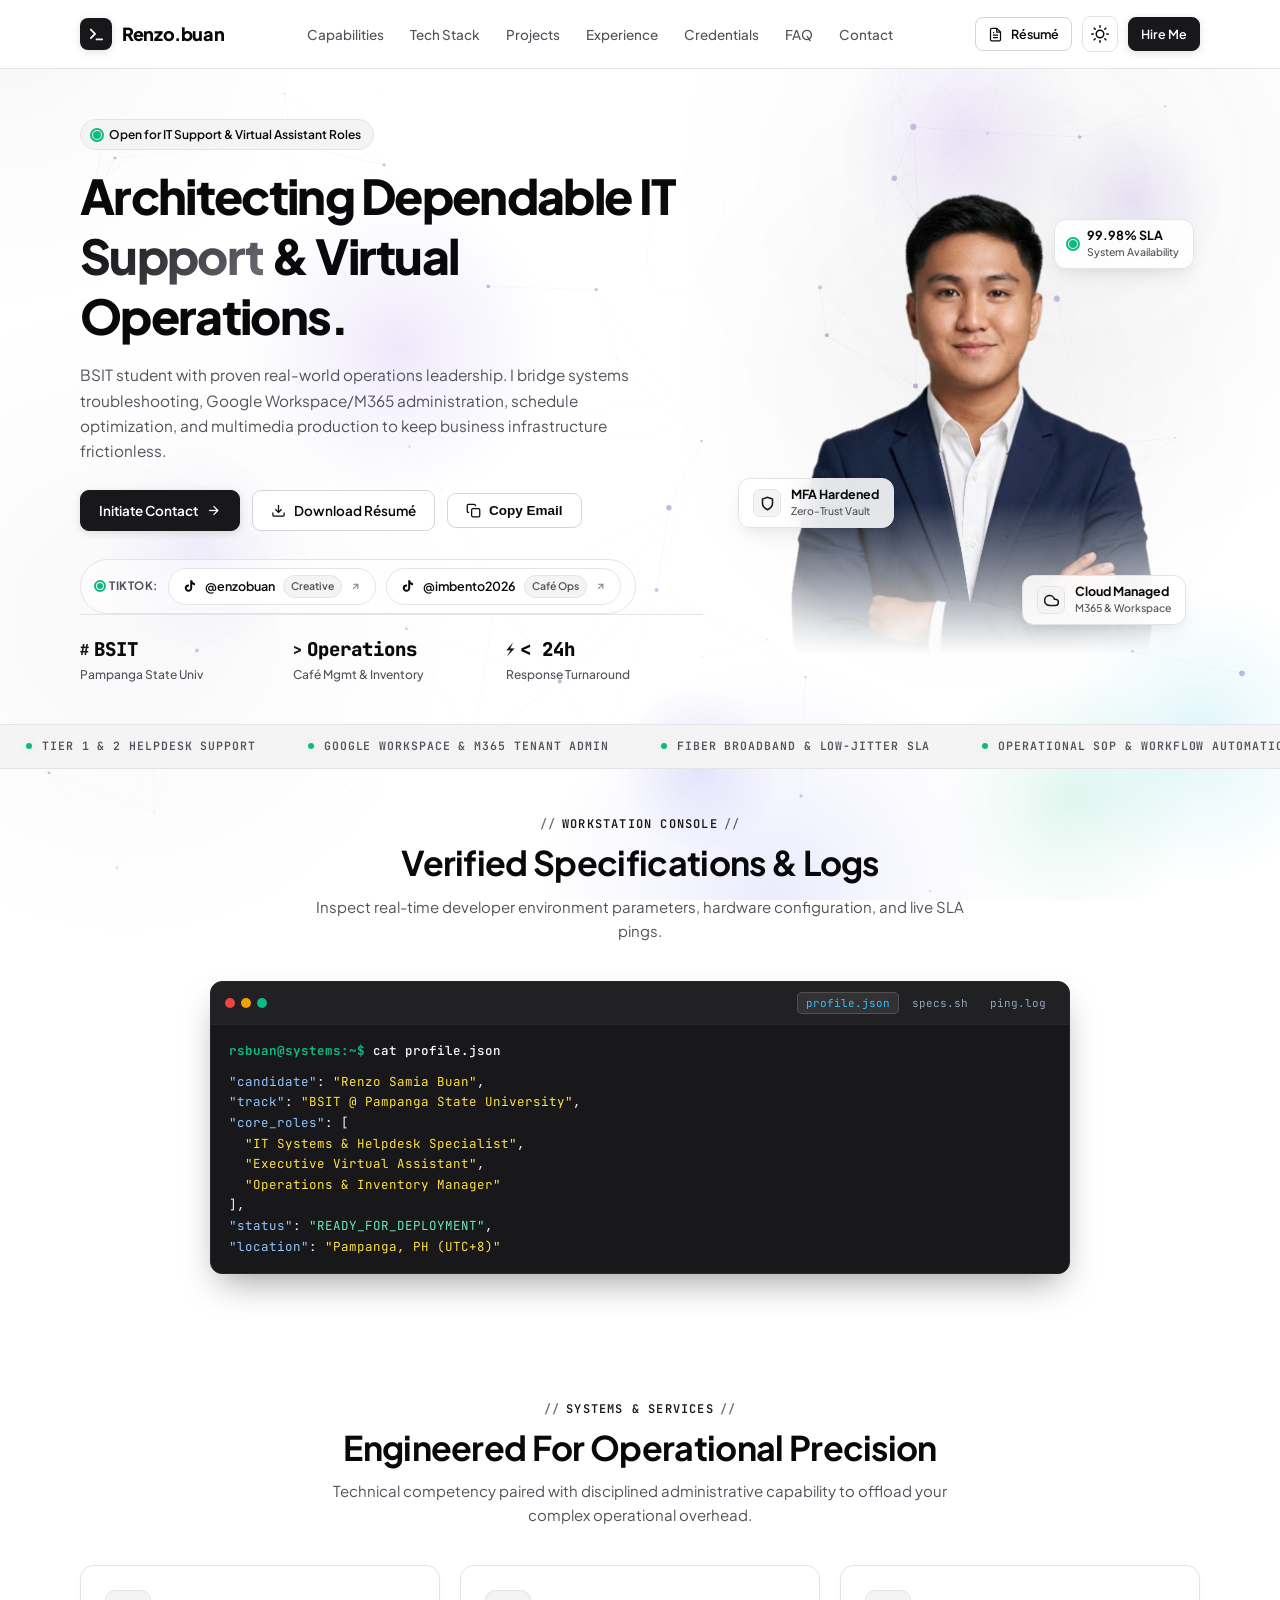
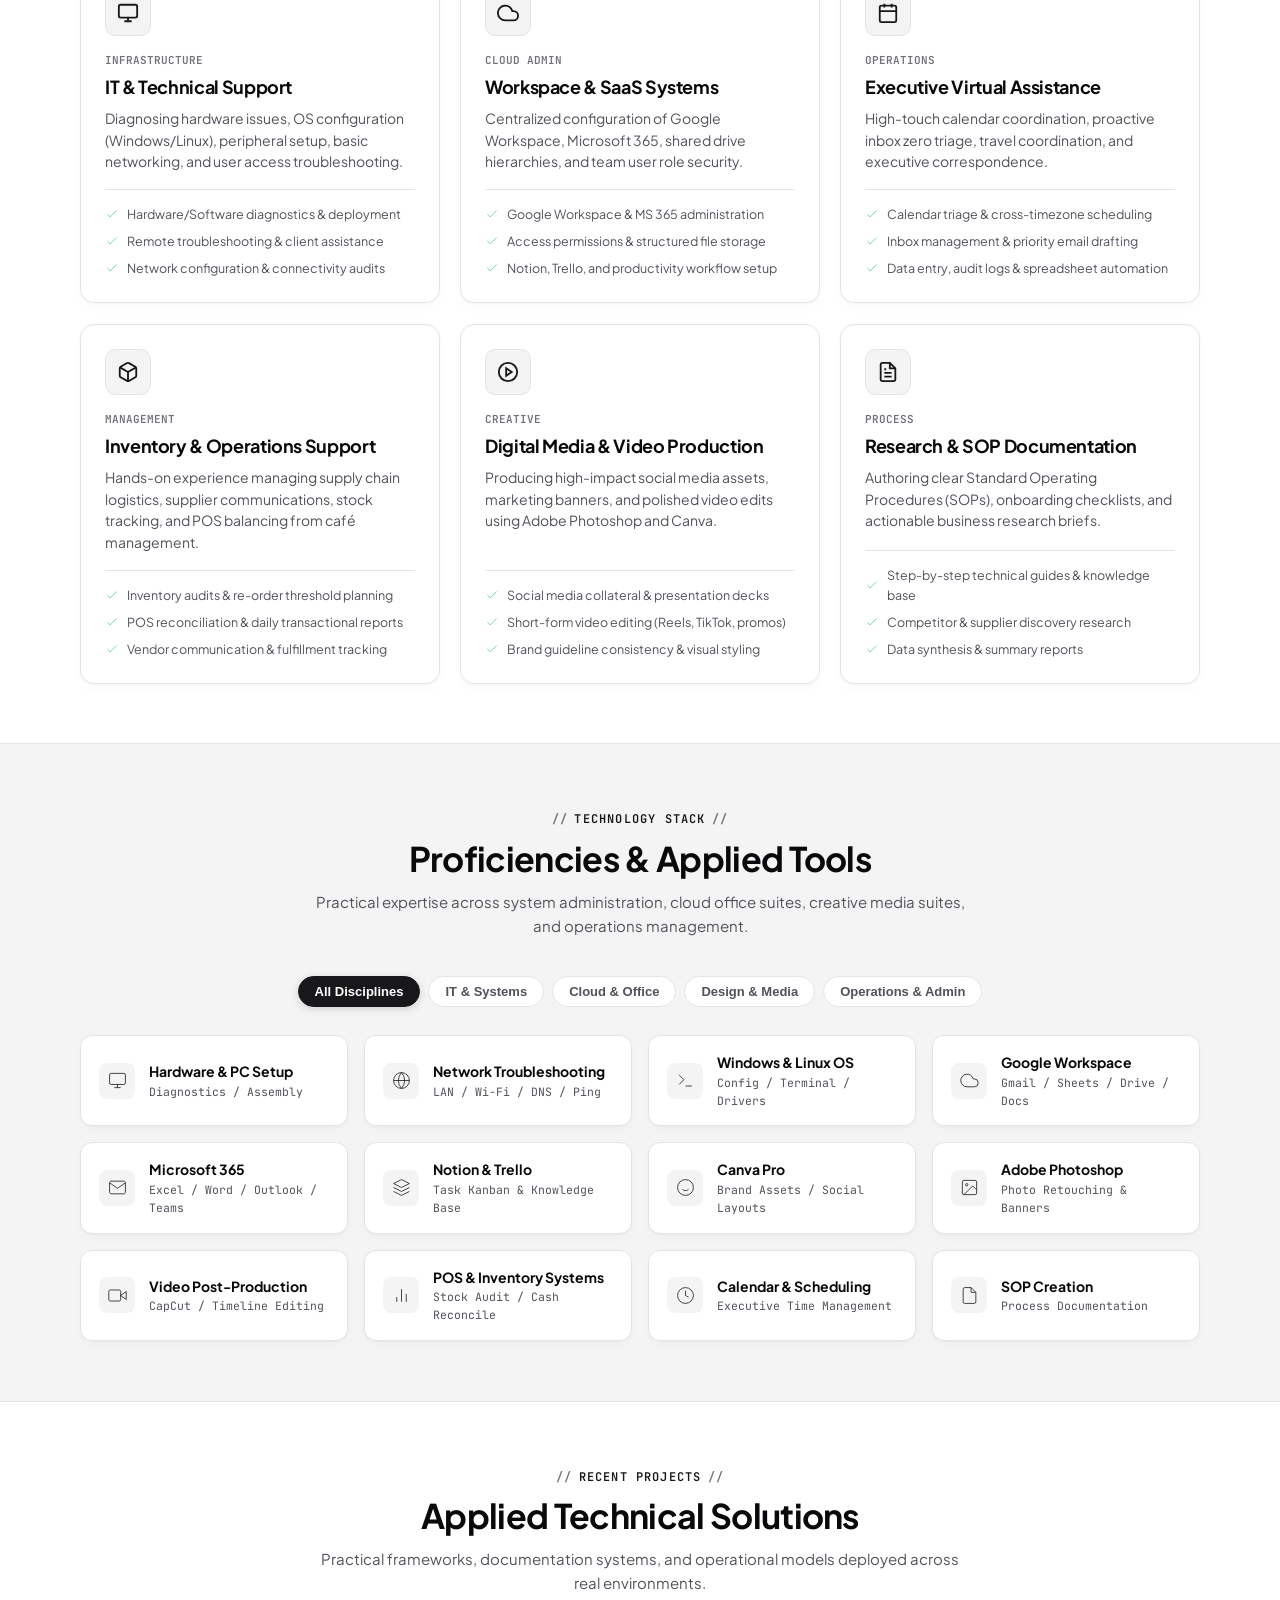
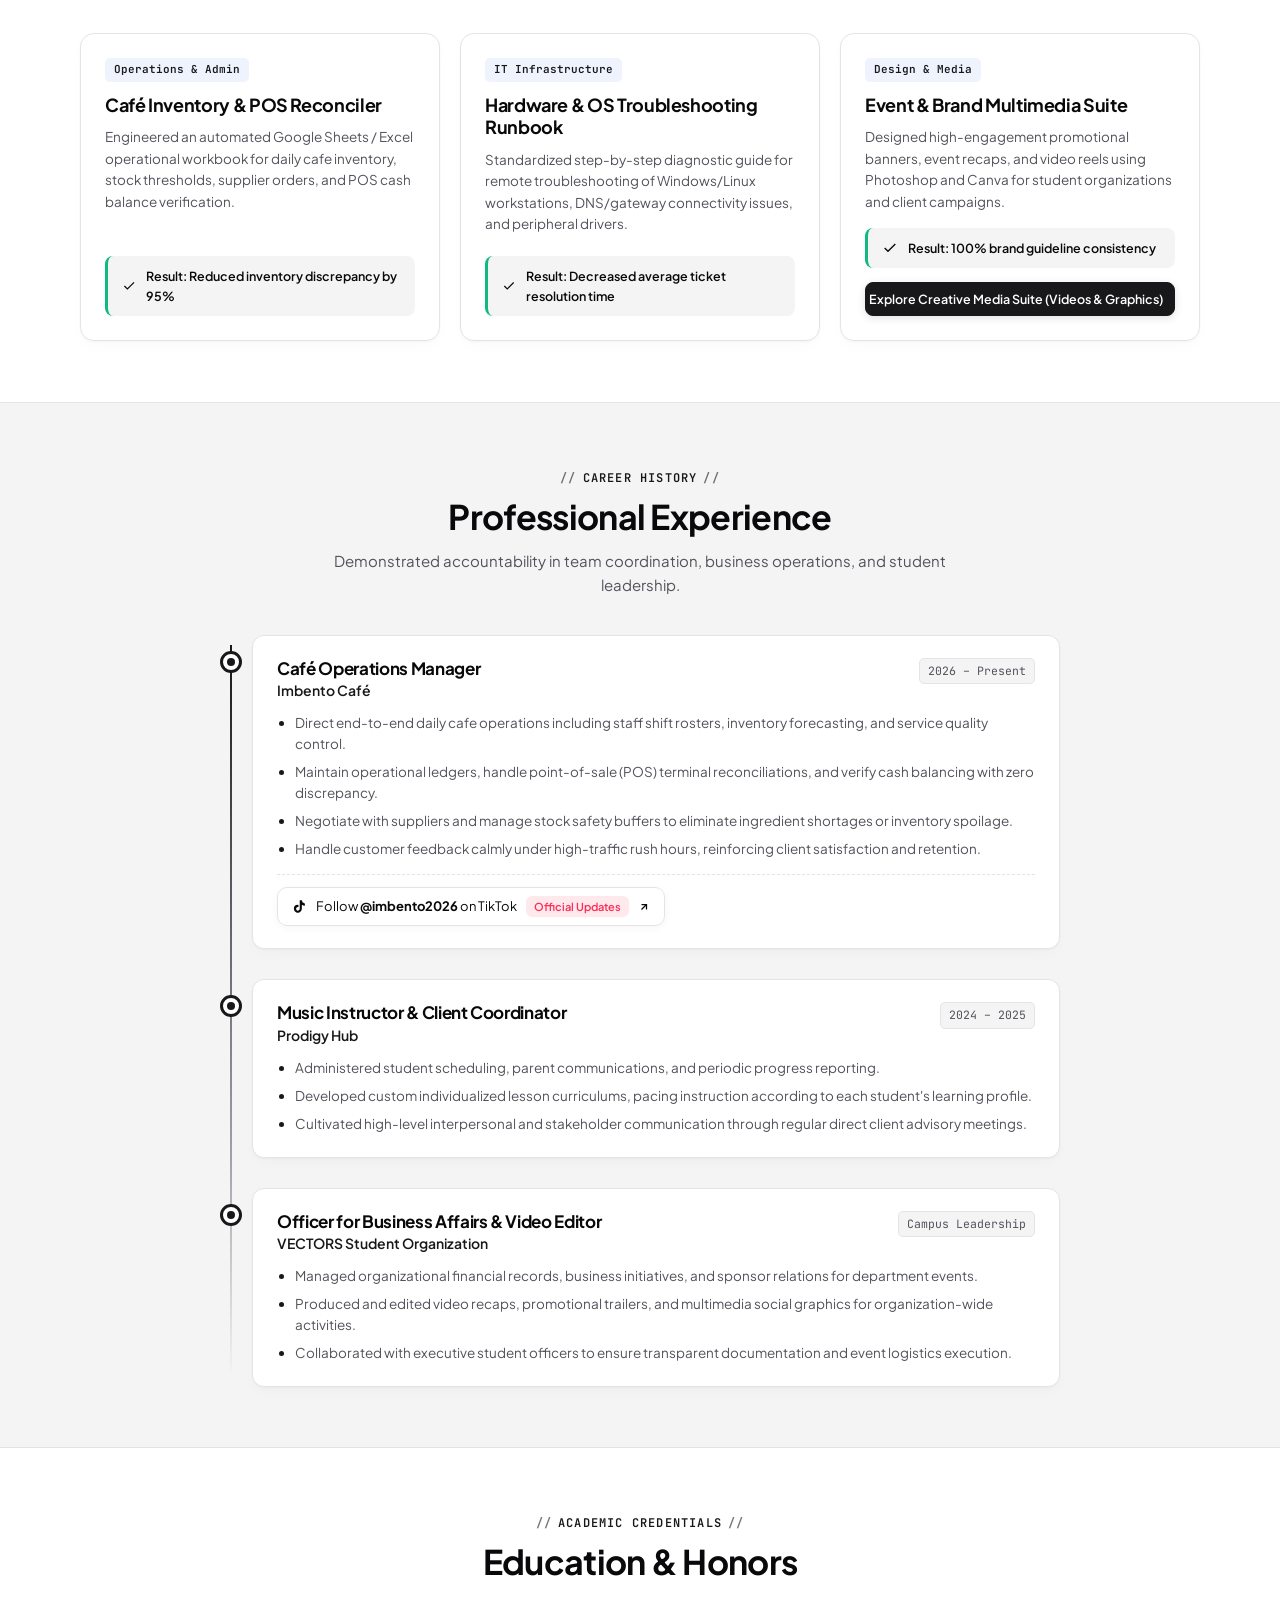
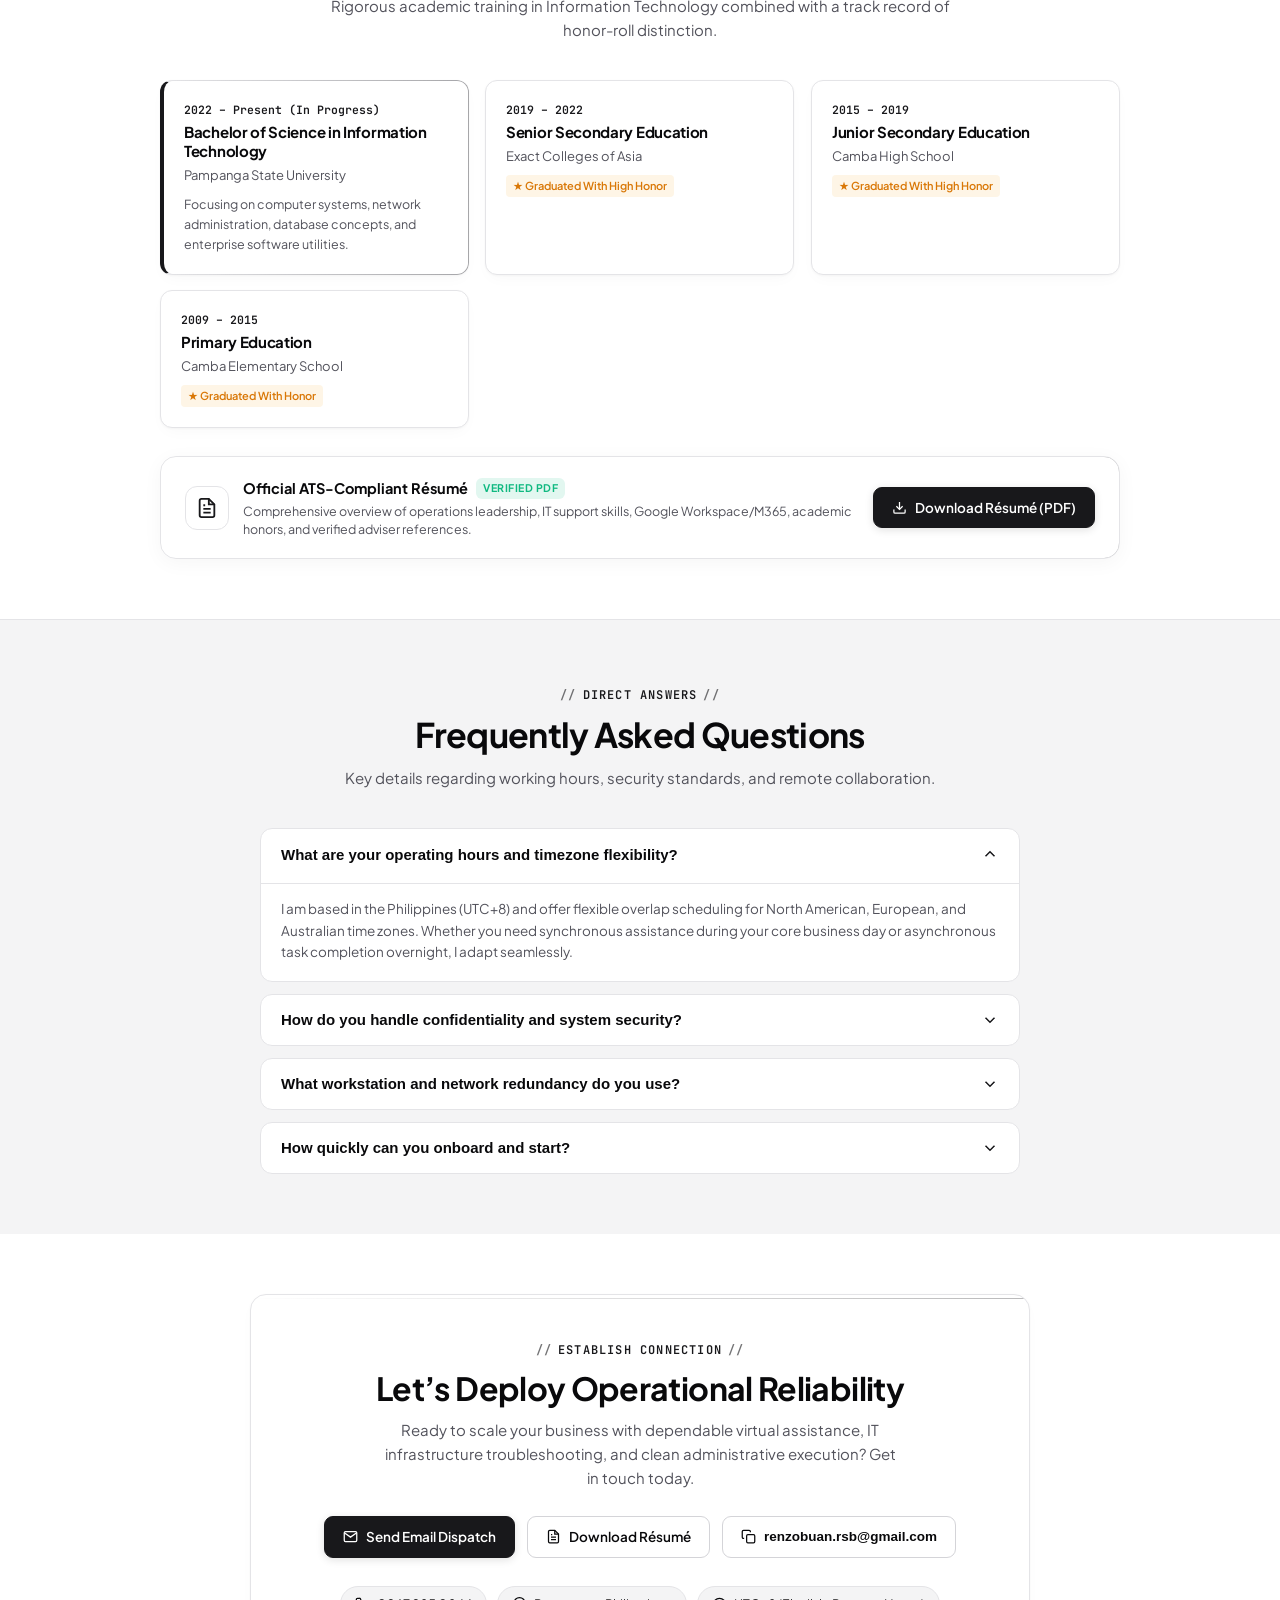
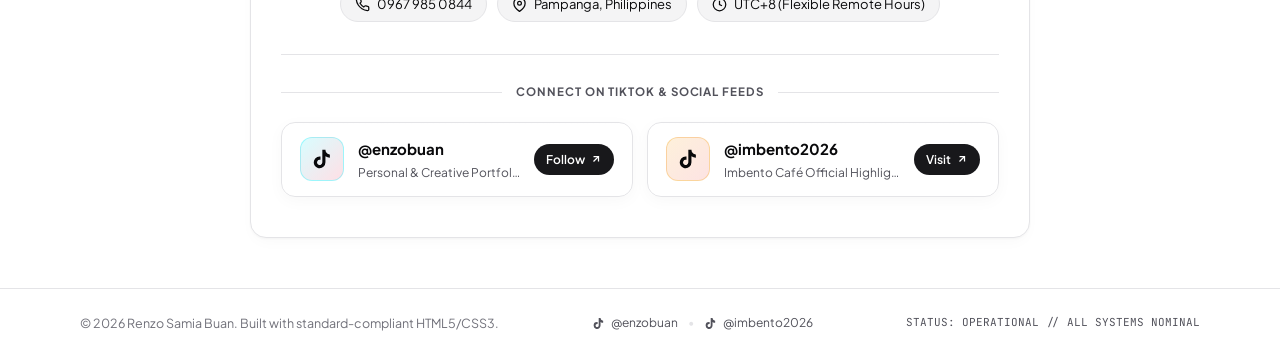
<file: index.html>
<!DOCTYPE html>
<html lang="en" data-theme="light">
<head>
<meta charset="utf-8">
<meta name="viewport" content="width=device-width, initial-scale=1">
<title>Renzo Samia Buan | IT Support Specialist &amp; Virtual Assistant</title>
<meta name="description" content="BSIT professional and Virtual Assistant specializing in IT support, systems troubleshooting, Google Workspace/M365, operations management, and digital design. Based in Pampanga, Philippines.">
<meta property="og:title" content="Renzo Samia Buan | IT Support Specialist &amp; Virtual Assistant">
<meta property="og:description" content="Technical support, administrative excellence, cloud workspace administration, and digital asset creation.">
<link rel="preconnect" href="https://fonts.googleapis.com">
<link rel="preconnect" href="https://fonts.gstatic.com" crossorigin>
<link href="https://fonts.googleapis.com/css2?family=Plus+Jakarta+Sans:wght@400;500;600;700;800&family=JetBrains+Mono:wght@400;500;600&display=swap" rel="stylesheet">
<link rel="stylesheet" href="styles.css">
</head>
<body>

<canvas id="bgCanvas"></canvas>
<div class="cursor-glow" id="cursorGlow"></div>
<div class="ambient-glow-1"></div>
<div class="ambient-glow-2"></div>

<!-- Navigation Bar -->
<header class="nav">
  <div class="wrap nav-wrap">
    <a href="#top" class="brand-logo">
      <div class="brand-icon">
        <svg width="17" height="17" viewBox="0 0 24 24" fill="none" stroke="currentColor" stroke-width="2.5" stroke-linecap="round" stroke-linejoin="round">
          <polyline points="4 17 10 11 4 5"></polyline>
          <line x1="12" y1="19" x2="20" y2="19"></line>
        </svg>
      </div>
      <span>Renzo<span class="dot">.</span>buan</span>
    </a>

    <ul class="nav-links">
      <li><a href="#services" class="nav-link">Capabilities</a></li>
      <li><a href="#skills" class="nav-link">Tech Stack</a></li>
      <li><a href="#projects" class="nav-link">Projects</a></li>
      <li><a href="#experience" class="nav-link">Experience</a></li>
      <li><a href="#education" class="nav-link">Credentials</a></li>
      <li><a href="#faq" class="nav-link">FAQ</a></li>
      <li><a href="#contact" class="nav-link">Contact</a></li>
    </ul>

    <div class="nav-actions">
      <a href="Renzo_Buan_Resume.pdf" target="_blank" rel="noopener" class="btn btn-secondary btn-sm" title="View ATS Résumé PDF">
        <svg viewBox="0 0 24 24" width="13" height="13" fill="none" stroke="currentColor" stroke-width="2.2"><path d="M14 2H6a2 2 0 0 0-2 2v16a2 2 0 0 0 2 2h12a2 2 0 0 0 2-2V8z"></path><polyline points="14 2 14 8 20 8"></polyline><line x1="16" y1="13" x2="8" y2="13"></line><line x1="16" y1="17" x2="8" y2="17"></line><polyline points="10 9 9 9 8 9"></polyline></svg>
        <span>Résumé</span>
      </a>
      <button class="theme-btn" id="themeToggle" aria-label="Toggle visual theme" title="Toggle theme">
        <svg class="sun-icon" viewBox="0 0 24 24"><circle cx="12" cy="12" r="5"></circle><line x1="12" y1="1" x2="12" y2="3"></line><line x1="12" y1="21" x2="12" y2="23"></line><line x1="4.22" y1="4.22" x2="5.64" y2="5.64"></line><line x1="18.36" y1="18.36" x2="19.78" y2="19.78"></line><line x1="1" y1="12" x2="3" y2="12"></line><line x1="21" y1="12" x2="23" y2="12"></line><line x1="4.22" y1="19.78" x2="5.64" y2="18.36"></line><line x1="18.36" y1="5.64" x2="19.78" y2="4.22"></line></svg>
      </button>
      <button class="mobile-toggle-btn" id="mobileMenuBtn" aria-label="Toggle navigation menu">
        <svg viewBox="0 0 24 24"><line x1="3" y1="12" x2="21" y2="12"></line><line x1="3" y1="6" x2="21" y2="6"></line><line x1="3" y1="18" x2="21" y2="18"></line></svg>
      </button>
      <a href="#contact" class="btn btn-primary btn-sm">Hire Me</a>
    </div>
  </div>

  <!-- Mobile Drawer -->
  <div class="mobile-nav-drawer" id="mobileDrawer">
    <a href="#services" onclick="closeMobileNav()">Capabilities</a>
    <a href="#skills" onclick="closeMobileNav()">Tech Stack</a>
    <a href="#projects" onclick="closeMobileNav()">Projects</a>
    <a href="#experience" onclick="closeMobileNav()">Experience</a>
    <a href="#education" onclick="closeMobileNav()">Credentials</a>
    <a href="#faq" onclick="closeMobileNav()">FAQ</a>
    <a href="#contact" onclick="closeMobileNav()">Contact Renzo</a>
    <a href="Renzo_Buan_Resume.pdf" target="_blank" rel="noopener" style="font-weight: 600; color: var(--text-main);">📄 View Résumé (PDF) ↗</a>
  </div>
</header>

<main id="top">
  <!-- Hero Section -->
  <section class="hero-section">
    <div class="wrap hero-grid">
      <div class="hero-content">
        <div class="status-pill">
          <span class="pulse-indicator"></span>
          <span>Open for IT Support &amp; Virtual Assistant Roles</span>
        </div>

        <h1 class="hero-title">
          Architecting Dependable <span class="highlight">IT Support</span> &amp; Virtual Operations.
        </h1>

        <p class="hero-subtitle">
          BSIT student with proven real-world operations leadership. I bridge systems troubleshooting, Google Workspace/M365 administration, schedule optimization, and multimedia production to keep business infrastructure frictionless.
        </p>

        <div class="hero-actions">
          <a href="#contact" class="btn btn-primary">
            <span>Initiate Contact</span>
            <svg viewBox="0 0 24 24"><line x1="5" y1="12" x2="19" y2="12"></line><polyline points="12 5 19 12 12 19"></polyline></svg>
          </a>
          <a href="Renzo_Buan_Resume.pdf" target="_blank" rel="noopener" class="btn btn-secondary" id="resumeBtn">
            <svg viewBox="0 0 24 24"><path d="M21 15v4a2 2 0 0 1-2 2H5a2 2 0 0 1-2-2v-4"></path><polyline points="7 10 12 15 17 10"></polyline><line x1="12" y1="15" x2="12" y2="3"></line></svg>
            <span>Download Résumé</span>
          </a>
          <button class="btn btn-secondary" onclick="copyContactEmail()" title="Copy email to clipboard">
            <svg viewBox="0 0 24 24"><rect x="9" y="9" width="13" height="13" rx="2" ry="2"></rect><path d="M5 15H4a2 2 0 0 1-2-2V4a2 2 0 0 1 2-2h9a2 2 0 0 1 2 2v1"></path></svg>
            <span>Copy Email</span>
          </button>
        </div>

        <!-- Direct TikTok Social Connect Strip -->
        <div class="hero-social-strip">
          <span class="social-strip-label">
            <span class="pulse-indicator" style="width: 6px; height: 6px;"></span>
            TikTok:
          </span>
          <a href="https://www.tiktok.com/@enzobuan" target="_blank" rel="noopener" class="social-pill-btn" title="Follow Renzo Buan on TikTok (@enzobuan)">
            <svg class="tiktok-icon" width="14" height="14" viewBox="0 0 24 24" fill="currentColor"><path d="M19.59 6.69a4.83 4.83 0 0 1-3.77-4.25V2h-3.45v13.67a2.89 2.89 0 0 1-5.2 1.74 2.89 2.89 0 0 1 2.31-4.64c.298-.002.595.042.88.13V9.4a6.33 6.33 0 0 0-1-.08A6.34 6.34 0 0 0 3 15.66a6.34 6.34 0 0 0 10.82 4.47 6.33 6.33 0 0 0 1.94-4.52V9.08a8.27 8.27 0 0 0 4.83 1.55v-3.5a4.85 4.85 0 0 1-1-.44z"/></svg>
            <span>@enzobuan</span>
            <span class="social-badge">Creative</span>
            <svg class="arrow-ext" width="11" height="11" viewBox="0 0 24 24" fill="none" stroke="currentColor" stroke-width="2.5"><line x1="7" y1="17" x2="17" y2="7"></line><polyline points="7 7 17 7 17 17"></polyline></svg>
          </a>
          <a href="https://www.tiktok.com/@imbento2026" target="_blank" rel="noopener" class="social-pill-btn" title="Follow Imbento Café on TikTok (@imbento2026)">
            <svg class="tiktok-icon" width="14" height="14" viewBox="0 0 24 24" fill="currentColor"><path d="M19.59 6.69a4.83 4.83 0 0 1-3.77-4.25V2h-3.45v13.67a2.89 2.89 0 0 1-5.2 1.74 2.89 2.89 0 0 1 2.31-4.64c.298-.002.595.042.88.13V9.4a6.33 6.33 0 0 0-1-.08A6.34 6.34 0 0 0 3 15.66a6.34 6.34 0 0 0 10.82 4.47 6.33 6.33 0 0 0 1.94-4.52V9.08a8.27 8.27 0 0 0 4.83 1.55v-3.5a4.85 4.85 0 0 1-1-.44z"/></svg>
            <span>@imbento2026</span>
            <span class="social-badge">Café Ops</span>
            <svg class="arrow-ext" width="11" height="11" viewBox="0 0 24 24" fill="none" stroke="currentColor" stroke-width="2.5"><line x1="7" y1="17" x2="17" y2="7"></line><polyline points="7 7 17 7 17 17"></polyline></svg>
          </a>
        </div>

        <div class="hero-stats-row">
          <div class="stat-box">
            <div class="num"><span class="accent-icon">#</span>BSIT</div>
            <div class="label">Pampanga State Univ</div>
          </div>
          <div class="stat-box">
            <div class="num"><span class="accent-icon">&gt;</span>Operations</div>
            <div class="label">Café Mgmt &amp; Inventory</div>
          </div>
          <div class="stat-box">
            <div class="num"><span class="accent-icon">⚡</span>&lt; 24h</div>
            <div class="label">Response Turnaround</div>
          </div>
        </div>
      </div>

            <!-- Right Column: Borderless Portrait with Moving Floating Panels -->
      <div class="portrait-container">
        <div class="photo-blend-wrapper" id="heroPhotoWrapper">
          <div class="photo-ambient-glow"></div>
          <img src="profile_transparent.png" alt="Renzo Samia Buan - IT Support Specialist &amp; Virtual Assistant" class="blended-profile-img">

          <!-- Moving Micro-Panels -->
          <div class="floating-panel panel-uptime" data-depth="14">
            <span class="pulse-indicator"></span>
            <div class="f-text">
              <span class="f-title">99.98% SLA</span>
              <span class="f-sub">System Availability</span>
            </div>
          </div>

          <div class="floating-panel panel-security" data-depth="-18">
            <span class="f-icon">
              <svg width="15" height="15" viewBox="0 0 24 24" fill="none" stroke="currentColor" stroke-width="2.5"><path d="M12 22s8-4 8-10V5l-8-3-8 3v7c0 6 8 10 8 10z"/></svg>
            </span>
            <div class="f-text">
              <span class="f-title">MFA Hardened</span>
              <span class="f-sub">Zero-Trust Vault</span>
            </div>
          </div>

          <div class="floating-panel panel-cloud" data-depth="16">
            <span class="f-icon">
              <svg width="15" height="15" viewBox="0 0 24 24" fill="none" stroke="currentColor" stroke-width="2.5"><path d="M18 10h-1.26A8 8 0 1 0 9 20h9a5 5 0 0 0 0-10z"/></svg>
            </span>
            <div class="f-text">
              <span class="f-title">Cloud Managed</span>
              <span class="f-sub">M365 &amp; Workspace</span>
            </div>
          </div>
        </div>
      </div>
    </div>
  </section>

  
  <!-- Moving IT Telemetry Ticker Ribbon -->
  <div class="ticker-wrap" aria-label="Live Competency Stream">
    <div class="ticker-track">
      <div class="ticker-item"><span class="ticker-dot"></span> TIER 1 &amp; 2 HELPDESK SUPPORT</div>
      <div class="ticker-item"><span class="ticker-dot"></span> GOOGLE WORKSPACE &amp; M365 TENANT ADMIN</div>
      <div class="ticker-item"><span class="ticker-dot"></span> FIBER BROADBAND &amp; LOW-JITTER SLA</div>
      <div class="ticker-item"><span class="ticker-dot"></span> OPERATIONAL SOP &amp; WORKFLOW AUTOMATION</div>
      <div class="ticker-item"><span class="ticker-dot"></span> HARDWARE DIAGNOSTICS &amp; ASSET AUDITING</div>
      <div class="ticker-item"><span class="ticker-dot"></span> BITWARDEN &amp; MFA VAULT ENCRYPTION</div>
      <div class="ticker-item"><span class="ticker-dot"></span> 99.98% SERVICE-LEVEL AGREEMENT</div>
      <div class="ticker-item"><span class="ticker-dot"></span> DISCORD / CANVA / MULTIMEDIA PRODUCTION</div>
      <div class="ticker-item"><span class="ticker-dot"></span> TIER 1 &amp; 2 HELPDESK SUPPORT</div>
      <div class="ticker-item"><span class="ticker-dot"></span> GOOGLE WORKSPACE &amp; M365 TENANT ADMIN</div>
      <div class="ticker-item"><span class="ticker-dot"></span> FIBER BROADBAND &amp; LOW-JITTER SLA</div>
      <div class="ticker-item"><span class="ticker-dot"></span> OPERATIONAL SOP &amp; WORKFLOW AUTOMATION</div>
      <div class="ticker-item"><span class="ticker-dot"></span> HARDWARE DIAGNOSTICS &amp; ASSET AUDITING</div>
      <div class="ticker-item"><span class="ticker-dot"></span> BITWARDEN &amp; MFA VAULT ENCRYPTION</div>
      <div class="ticker-item"><span class="ticker-dot"></span> 99.98% SERVICE-LEVEL AGREEMENT</div>
      <div class="ticker-item"><span class="ticker-dot"></span> DISCORD / CANVA / MULTIMEDIA PRODUCTION</div>
    </div>
  </div>

  <!-- Workstation Console & Diagnostics Section -->
  <section class="console-section reveal" id="console">
    <div class="wrap">
      <div class="section-header">
        <span class="section-tag">Workstation Console</span>
        <h2 class="section-title">Verified Specifications &amp; Logs</h2>
        <p class="section-desc">Inspect real-time developer environment parameters, hardware configuration, and live SLA pings.</p>
      </div>

      <div class="terminal-window border-beam-card tilt-card">
        <div class="terminal-header">
          <div class="terminal-dots">
            <span class="dot dot-red"></span>
            <span class="dot dot-yellow"></span>
            <span class="dot dot-green"></span>
          </div>
          <div class="terminal-tabs">
            <button class="term-tab-btn active" data-tab="tab-profile">profile.json</button>
            <button class="term-tab-btn" data-tab="tab-specs">specs.sh</button>
            <button class="term-tab-btn" data-tab="tab-ping">ping.log</button>
          </div>
        </div>

        <div class="terminal-body">
          <!-- Tab 1: Profile JSON -->
          <div class="term-pane active" id="tab-profile">
            <div class="cmd-line">
              <span class="cmd-prompt">rsbuan@systems:~$</span>
              <span class="cmd-command">cat profile.json</span>
            </div>
            <p><span class="json-key">"candidate"</span>: <span class="json-str">"Renzo Samia Buan"</span>,</p>
            <p><span class="json-key">"track"</span>: <span class="json-str">"BSIT @ Pampanga State University"</span>,</p>
            <p><span class="json-key">"core_roles"</span>: [</p>
            <p>&nbsp;&nbsp;<span class="json-str">"IT Systems &amp; Helpdesk Specialist"</span>,</p>
            <p>&nbsp;&nbsp;<span class="json-str">"Executive Virtual Assistant"</span>,</p>
            <p>&nbsp;&nbsp;<span class="json-str">"Operations &amp; Inventory Manager"</span></p>
            <p>],</p>
            <p><span class="json-key">"status"</span>: <span class="json-val">"READY_FOR_DEPLOYMENT"</span>,</p>
            <p><span class="json-key">"location"</span>: <span class="json-str">"Pampanga, PH (UTC+8)"</span></p>
          </div>

          <!-- Tab 2: Specs SH with Live Telemetry -->
          <div class="term-pane" id="tab-specs">
            <div class="cmd-line">
              <span class="cmd-prompt">rsbuan@systems:~$</span>
              <span class="cmd-command">./audit_workstation.sh --telemetry</span>
            </div>
            <div class="telemetry-grid">
              <div class="telemetry-box">
                <div class="telemetry-label">
                  <span>CPU ACTIVITY</span>
                  <span id="cpuVal">18%</span>
                </div>
                <div class="meter-bar"><div class="meter-fill" id="cpuBar" style="width: 18%;"></div></div>
              </div>
              <div class="telemetry-box">
                <div class="telemetry-label">
                  <span>RAM UTILIZATION</span>
                  <span id="ramVal">4.2 GB / 16.0 GB (26%)</span>
                </div>
                <div class="meter-bar"><div class="meter-fill" id="ramBar" style="width: 26%;"></div></div>
              </div>
              <div class="telemetry-box">
                <div class="telemetry-label">
                  <span>FIBER SLA / JITTER</span>
                  <span style="color: #10b981;">&lt; 0.040 ms (STABLE)</span>
                </div>
                <div class="meter-bar"><div class="meter-fill emerald" style="width: 99.8%;"></div></div>
              </div>
            </div>
            <p class="json-comment">// Hardware &amp; Security Specs</p>
            <p>[OS]&nbsp;&nbsp;&nbsp;&nbsp;&nbsp;&nbsp;&nbsp;Windows 11 Pro / Linux subsystem (WSL2)</p>
            <p>[NETWORK]&nbsp;&nbsp;Fiber Broadband (Low Jitter) + 5G Hotspot Failover</p>
            <p>[DISPLAYS]&nbsp;Dual Monitor High-Productivity Layout</p>
            <p>[SECURITY]&nbsp;2FA Enabled • Bitwarden / KeePass Encrypted Vault</p>
            <p>[SOFTWARE]&nbsp;Google Workspace, M365, Canva, Adobe Creative Suite</p>
            <p style="color: #a1a1aa; margin-top: 8px;"><span class="cmd-prompt">SYSTEM UPTIME:</span> <span id="uptimeCounter">14d 06h 42m 18s</span></p>
          </div>

          <!-- Tab 3: Ping Log with Real-Time Streamer -->
          <div class="term-pane" id="tab-ping">
            <div class="term-ping-controls">
              <div class="cmd-line" style="margin-bottom: 0;">
                <span class="cmd-prompt">rsbuan@systems:~$</span>
                <span class="cmd-command">ping -i 2.5 client-success.network</span>
              </div>
              <div class="ping-actions">
                <button class="term-btn-mini" id="pingStreamToggle">Pause Stream</button>
                <button class="term-btn-mini" id="pingBurstBtn">Burst Ping</button>
                <button class="term-btn-mini" id="pingClearBtn">Clear</button>
              </div>
            </div>
            <div class="sparkline-wrapper">
              <span class="sparkline-label">LATENCY WAVE:</span>
              <svg class="sparkline-svg" viewBox="0 0 300 24" preserveAspectRatio="none">
                <polyline id="sparklinePoly" fill="none" stroke="#10b981" stroke-width="2" points="0,12 30,14 60,10 90,13 120,8 150,11 180,9 210,13 240,11 270,10 300,12"></polyline>
              </svg>
            </div>
            <div class="ping-log-stream" id="pingLogStream">
              <p>PING client-success (192.168.1.1): 56 data bytes</p>
              <p class="ping-line">64 bytes from 192.168.1.1: icmp_seq=1 ttl=64 time=0.038 ms [SLA PASS]</p>
              <p class="ping-line">64 bytes from 192.168.1.1: icmp_seq=2 ttl=64 time=0.041 ms [SLA PASS]</p>
              <p class="ping-line">64 bytes from 192.168.1.1: icmp_seq=3 ttl=64 time=0.035 ms [SLA PASS]</p>
            </div>
            <p class="json-comment" style="margin-top: 8px;">--- 0.0% packet loss | SLA 100% Guaranteed ---</p>
          </div>
        </div>
      </div>
    </div>
  </section>

    <!-- Core Capabilities / Services -->
  <section class="services-section reveal" id="services">
    <div class="wrap">
      <div class="section-header">
        <span class="section-tag">Systems &amp; Services</span>
        <h2 class="section-title">Engineered For Operational Precision</h2>
        <p class="section-desc">Technical competency paired with disciplined administrative capability to offload your complex operational overhead.</p>
      </div>

      <div class="services-grid">
        <!-- Service 1: IT Helpdesk & Support -->
        <div class="service-card tilt-card">
          <div class="service-icon-box">
            <svg viewBox="0 0 24 24" fill="none" stroke="currentColor"><rect x="2" y="3" width="20" height="14" rx="2" ry="2"></rect><line x1="8" y1="21" x2="16" y2="21"></line><line x1="12" y1="17" x2="12" y2="21"></line></svg>
          </div>
          <span class="service-badge">Infrastructure</span>
          <h3 class="service-title">IT &amp; Technical Support</h3>
          <p class="service-desc">Diagnosing hardware issues, OS configuration (Windows/Linux), peripheral setup, basic networking, and user access troubleshooting.</p>
          <ul class="service-bullets">
            <li><svg viewBox="0 0 24 24" fill="none" stroke="currentColor"><polyline points="20 6 9 17 4 12"></polyline></svg> Hardware/Software diagnostics &amp; deployment</li>
            <li><svg viewBox="0 0 24 24" fill="none" stroke="currentColor"><polyline points="20 6 9 17 4 12"></polyline></svg> Remote troubleshooting &amp; client assistance</li>
            <li><svg viewBox="0 0 24 24" fill="none" stroke="currentColor"><polyline points="20 6 9 17 4 12"></polyline></svg> Network configuration &amp; connectivity audits</li>
          </ul>
        </div>

        <!-- Service 2: Cloud Workspace Admin -->
        <div class="service-card tilt-card">
          <div class="service-icon-box">
            <svg viewBox="0 0 24 24" fill="none" stroke="currentColor"><path d="M18 10h-1.26A8 8 0 1 0 9 20h9a5 5 0 0 0 0-10z"></path></svg>
          </div>
          <span class="service-badge">Cloud Admin</span>
          <h3 class="service-title">Workspace &amp; SaaS Systems</h3>
          <p class="service-desc">Centralized configuration of Google Workspace, Microsoft 365, shared drive hierarchies, and team user role security.</p>
          <ul class="service-bullets">
            <li><svg viewBox="0 0 24 24" fill="none" stroke="currentColor"><polyline points="20 6 9 17 4 12"></polyline></svg> Google Workspace &amp; MS 365 administration</li>
            <li><svg viewBox="0 0 24 24" fill="none" stroke="currentColor"><polyline points="20 6 9 17 4 12"></polyline></svg> Access permissions &amp; structured file storage</li>
            <li><svg viewBox="0 0 24 24" fill="none" stroke="currentColor"><polyline points="20 6 9 17 4 12"></polyline></svg> Notion, Trello, and productivity workflow setup</li>
          </ul>
        </div>

        <!-- Service 3: Executive VA & Admin -->
        <div class="service-card tilt-card">
          <div class="service-icon-box">
            <svg viewBox="0 0 24 24" fill="none" stroke="currentColor"><rect x="3" y="4" width="18" height="18" rx="2" ry="2"></rect><line x1="16" y1="2" x2="16" y2="6"></line><line x1="8" y1="2" x2="8" y2="6"></line><line x1="3" y1="10" x2="21" y2="10"></line></svg>
          </div>
          <span class="service-badge">Operations</span>
          <h3 class="service-title">Executive Virtual Assistance</h3>
          <p class="service-desc">High-touch calendar coordination, proactive inbox zero triage, travel coordination, and executive correspondence.</p>
          <ul class="service-bullets">
            <li><svg viewBox="0 0 24 24" fill="none" stroke="currentColor"><polyline points="20 6 9 17 4 12"></polyline></svg> Calendar triage &amp; cross-timezone scheduling</li>
            <li><svg viewBox="0 0 24 24" fill="none" stroke="currentColor"><polyline points="20 6 9 17 4 12"></polyline></svg> Inbox management &amp; priority email drafting</li>
            <li><svg viewBox="0 0 24 24" fill="none" stroke="currentColor"><polyline points="20 6 9 17 4 12"></polyline></svg> Data entry, audit logs &amp; spreadsheet automation</li>
          </ul>
        </div>

        <!-- Service 4: Business Operations & Inventory -->
        <div class="service-card tilt-card">
          <div class="service-icon-box">
            <svg viewBox="0 0 24 24" fill="none" stroke="currentColor"><path d="M21 16V8a2 2 0 0 0-1-1.73l-7-4a2 2 0 0 0-2 0l-7 4A2 2 0 0 0 3 8v8a2 2 0 0 0 1 1.73l7 4a2 2 0 0 0 2 0l7-4A2 2 0 0 0 21 16z"></path><polyline points="3.27 6.96 12 12.01 20.73 6.96"></polyline><line x1="12" y1="22.08" x2="12" y2="12"></line></svg>
          </div>
          <span class="service-badge">Management</span>
          <h3 class="service-title">Inventory &amp; Operations Support</h3>
          <p class="service-desc">Hands-on experience managing supply chain logistics, supplier communications, stock tracking, and POS balancing from café management.</p>
          <ul class="service-bullets">
            <li><svg viewBox="0 0 24 24" fill="none" stroke="currentColor"><polyline points="20 6 9 17 4 12"></polyline></svg> Inventory audits &amp; re-order threshold planning</li>
            <li><svg viewBox="0 0 24 24" fill="none" stroke="currentColor"><polyline points="20 6 9 17 4 12"></polyline></svg> POS reconciliation &amp; daily transactional reports</li>
            <li><svg viewBox="0 0 24 24" fill="none" stroke="currentColor"><polyline points="20 6 9 17 4 12"></polyline></svg> Vendor communication &amp; fulfillment tracking</li>
          </ul>
        </div>

        <!-- Service 5: Multimedia & Graphic Design -->
        <div class="service-card tilt-card">
          <div class="service-icon-box">
            <svg viewBox="0 0 24 24" fill="none" stroke="currentColor"><circle cx="12" cy="12" r="10"></circle><polygon points="10 8 16 12 10 16 10 8"></polygon></svg>
          </div>
          <span class="service-badge">Creative</span>
          <h3 class="service-title">Digital Media &amp; Video Production</h3>
          <p class="service-desc">Producing high-impact social media assets, marketing banners, and polished video edits using Adobe Photoshop and Canva.</p>
          <ul class="service-bullets">
            <li><svg viewBox="0 0 24 24" fill="none" stroke="currentColor"><polyline points="20 6 9 17 4 12"></polyline></svg> Social media collateral &amp; presentation decks</li>
            <li><svg viewBox="0 0 24 24" fill="none" stroke="currentColor"><polyline points="20 6 9 17 4 12"></polyline></svg> Short-form video editing (Reels, TikTok, promos)</li>
            <li><svg viewBox="0 0 24 24" fill="none" stroke="currentColor"><polyline points="20 6 9 17 4 12"></polyline></svg> Brand guideline consistency &amp; visual styling</li>
          </ul>
        </div>

        <!-- Service 6: SOP & Technical Documentation -->
        <div class="service-card tilt-card">
          <div class="service-icon-box">
            <svg viewBox="0 0 24 24" fill="none" stroke="currentColor"><path d="M14 2H6a2 2 0 0 0-2 2v16a2 2 0 0 0 2 2h12a2 2 0 0 0 2-2V8z"></path><polyline points="14 2 14 8 20 8"></polyline><line x1="16" y1="13" x2="8" y2="13"></line><line x1="16" y1="17" x2="8" y2="17"></line><polyline points="10 9 9 9 8 9"></polyline></svg>
          </div>
          <span class="service-badge">Process</span>
          <h3 class="service-title">Research &amp; SOP Documentation</h3>
          <p class="service-desc">Authoring clear Standard Operating Procedures (SOPs), onboarding checklists, and actionable business research briefs.</p>
          <ul class="service-bullets">
            <li><svg viewBox="0 0 24 24" fill="none" stroke="currentColor"><polyline points="20 6 9 17 4 12"></polyline></svg> Step-by-step technical guides &amp; knowledge base</li>
            <li><svg viewBox="0 0 24 24" fill="none" stroke="currentColor"><polyline points="20 6 9 17 4 12"></polyline></svg> Competitor &amp; supplier discovery research</li>
            <li><svg viewBox="0 0 24 24" fill="none" stroke="currentColor"><polyline points="20 6 9 17 4 12"></polyline></svg> Data synthesis &amp; summary reports</li>
          </ul>
        </div>
      </div>
    </div>
  </section>

  <!-- Technical Competencies & Stack -->
  <section class="skills-section reveal" id="skills">
    <div class="wrap">
      <div class="section-header">
        <span class="section-tag">Technology Stack</span>
        <h2 class="section-title">Proficiencies &amp; Applied Tools</h2>
        <p class="section-desc">Practical expertise across system administration, cloud office suites, creative media suites, and operations management.</p>
      </div>

      <div class="skills-tabs" id="skillTabs">
        <button class="tab-btn active" data-filter="all">All Disciplines</button>
        <button class="tab-btn" data-filter="it">IT &amp; Systems</button>
        <button class="tab-btn" data-filter="cloud">Cloud &amp; Office</button>
        <button class="tab-btn" data-filter="media">Design &amp; Media</button>
        <button class="tab-btn" data-filter="ops">Operations &amp; Admin</button>
      </div>

      <div class="skills-grid" id="skillsGrid">
        <!-- IT Skills -->
        <div class="skill-card" data-category="it">
          <div class="skill-icon">
            <svg viewBox="0 0 24 24" fill="none" stroke="currentColor"><rect x="2" y="3" width="20" height="14" rx="2" ry="2"></rect><line x1="8" y1="21" x2="16" y2="21"></line><line x1="12" y1="17" x2="12" y2="21"></line></svg>
          </div>
          <div class="skill-info">
            <span class="skill-name">Hardware &amp; PC Setup</span>
            <span class="skill-level">Diagnostics / Assembly</span>
          </div>
        </div>

        <div class="skill-card" data-category="it">
          <div class="skill-icon">
            <svg viewBox="0 0 24 24" fill="none" stroke="currentColor"><circle cx="12" cy="12" r="10"></circle><line x1="2" y1="12" x2="22" y2="12"></line><path d="M12 2a15.3 15.3 0 0 1 4 10 15.3 15.3 0 0 1-4 10 15.3 15.3 0 0 1-4-10 15.3 15.3 0 0 1 4-10z"></path></svg>
          </div>
          <div class="skill-info">
            <span class="skill-name">Network Troubleshooting</span>
            <span class="skill-level">LAN / Wi-Fi / DNS / Ping</span>
          </div>
        </div>

        <div class="skill-card" data-category="it">
          <div class="skill-icon">
            <svg viewBox="0 0 24 24" fill="none" stroke="currentColor"><polyline points="4 17 10 11 4 5"></polyline><line x1="12" y1="19" x2="20" y2="19"></line></svg>
          </div>
          <div class="skill-info">
            <span class="skill-name">Windows &amp; Linux OS</span>
            <span class="skill-level">Config / Terminal / Drivers</span>
          </div>
        </div>

        <!-- Cloud & Office -->
        <div class="skill-card" data-category="cloud">
          <div class="skill-icon">
            <svg viewBox="0 0 24 24" fill="none" stroke="currentColor"><path d="M18 10h-1.26A8 8 0 1 0 9 20h9a5 5 0 0 0 0-10z"></path></svg>
          </div>
          <div class="skill-info">
            <span class="skill-name">Google Workspace</span>
            <span class="skill-level">Gmail / Sheets / Drive / Docs</span>
          </div>
        </div>

        <div class="skill-card" data-category="cloud">
          <div class="skill-icon">
            <svg viewBox="0 0 24 24" fill="none" stroke="currentColor"><path d="M4 4h16c1.1 0 2 .9 2 2v12c0 1.1-.9 2-2 2H4c-1.1 0-2-.9-2-2V6c0-1.1.9-2 2-2z"></path><polyline points="22,6 12,13 2,6"></polyline></svg>
          </div>
          <div class="skill-info">
            <span class="skill-name">Microsoft 365</span>
            <span class="skill-level">Excel / Word / Outlook / Teams</span>
          </div>
        </div>

        <div class="skill-card" data-category="cloud">
          <div class="skill-icon">
            <svg viewBox="0 0 24 24" fill="none" stroke="currentColor"><polygon points="12 2 2 7 12 12 22 7 12 2"></polygon><polyline points="22 17 12 22 2 17"></polyline><polyline points="2 12 12 17 22 12"></polyline></svg>
          </div>
          <div class="skill-info">
            <span class="skill-name">Notion &amp; Trello</span>
            <span class="skill-level">Task Kanban &amp; Knowledge Base</span>
          </div>
        </div>

        
        <!-- Design & Media -->
        <div class="skill-card" data-category="media">
          <div class="skill-icon">
            <svg viewBox="0 0 24 24" fill="none" stroke="currentColor"><circle cx="12" cy="12" r="10"></circle><path d="M8 14s1.5 2 4 2 4-2 4-2"></path><line x1="9" y1="9" x2="9.01" y2="9"></line><line x1="15" y1="9" x2="15.01" y2="9"></line></svg>
          </div>
          <div class="skill-info">
            <span class="skill-name">Canva Pro</span>
            <span class="skill-level">Brand Assets / Social Layouts</span>
          </div>
        </div>

        <div class="skill-card" data-category="media">
          <div class="skill-icon">
            <svg viewBox="0 0 24 24" fill="none" stroke="currentColor"><rect x="3" y="3" width="18" height="18" rx="2" ry="2"></rect><circle cx="8.5" cy="8.5" r="1.5"></circle><polyline points="21 15 16 10 5 21"></polyline></svg>
          </div>
          <div class="skill-info">
            <span class="skill-name">Adobe Photoshop</span>
            <span class="skill-level">Photo Retouching &amp; Banners</span>
          </div>
        </div>

        <div class="skill-card" data-category="media">
          <div class="skill-icon">
            <svg viewBox="0 0 24 24" fill="none" stroke="currentColor"><polygon points="23 7 16 12 23 17 23 7"></polygon><rect x="1" y="5" width="15" height="14" rx="2" ry="2"></rect></svg>
          </div>
          <div class="skill-info">
            <span class="skill-name">Video Post-Production</span>
            <span class="skill-level">CapCut / Timeline Editing</span>
          </div>
        </div>

        <!-- Operations & Admin -->
        <div class="skill-card" data-category="ops">
          <div class="skill-icon">
            <svg viewBox="0 0 24 24" fill="none" stroke="currentColor"><line x1="18" y1="20" x2="18" y2="10"></line><line x1="12" y1="20" x2="12" y2="4"></line><line x1="6" y1="20" x2="6" y2="14"></line></svg>
          </div>
          <div class="skill-info">
            <span class="skill-name">POS &amp; Inventory Systems</span>
            <span class="skill-level">Stock Audit / Cash Reconcile</span>
          </div>
        </div>

        <div class="skill-card" data-category="ops">
          <div class="skill-icon">
            <svg viewBox="0 0 24 24" fill="none" stroke="currentColor"><circle cx="12" cy="12" r="10"></circle><polyline points="12 6 12 12 16 14"></polyline></svg>
          </div>
          <div class="skill-info">
            <span class="skill-name">Calendar &amp; Scheduling</span>
            <span class="skill-level">Executive Time Management</span>
          </div>
        </div>

        <div class="skill-card" data-category="ops">
          <div class="skill-icon">
            <svg viewBox="0 0 24 24" fill="none" stroke="currentColor"><path d="M14 2H6a2 2 0 0 0-2 2v16a2 2 0 0 0 2 2h12a2 2 0 0 0 2-2V8z"></path><polyline points="14 2 14 8 20 8"></polyline></svg>
          </div>
          <div class="skill-info">
            <span class="skill-name">SOP Creation</span>
            <span class="skill-level">Process Documentation</span>
          </div>
        </div>
      </div>
    </div>
  </section>

  <!-- Featured Projects & Recent Projects -->
  <section class="projects-section reveal" id="projects">
    <div class="wrap">
      <div class="section-header">
        <span class="section-tag">Recent Projects</span>
        <h2 class="section-title">Applied Technical Solutions</h2>
        <p class="section-desc">Practical frameworks, documentation systems, and operational models deployed across real environments.</p>
      </div>

      <div class="projects-grid">
        <!-- Project 1 -->
        <div class="project-card tilt-card">
          <span class="project-tag">Operations &amp; Admin</span>
          <h3 class="project-title">Café Inventory &amp; POS Reconciler</h3>
          <p class="project-desc">Engineered an automated Google Sheets / Excel operational workbook for daily cafe inventory, stock thresholds, supplier orders, and POS cash balance verification.</p>
          <div class="project-metric">
            <svg width="16" height="16" viewBox="0 0 24 24" fill="none" stroke="currentColor" stroke-width="2"><polyline points="20 6 9 17 4 12"></polyline></svg>
            <span>Result: Reduced inventory discrepancy by 95%</span>
          </div>
        </div>

        <!-- Project 2 -->
        <div class="project-card tilt-card">
          <span class="project-tag">IT Infrastructure</span>
          <h3 class="project-title">Hardware &amp; OS Troubleshooting Runbook</h3>
          <p class="project-desc">Standardized step-by-step diagnostic guide for remote troubleshooting of Windows/Linux workstations, DNS/gateway connectivity issues, and peripheral drivers.</p>
          <div class="project-metric">
            <svg width="16" height="16" viewBox="0 0 24 24" fill="none" stroke="currentColor" stroke-width="2"><polyline points="20 6 9 17 4 12"></polyline></svg>
            <span>Result: Decreased average ticket resolution time</span>
          </div>
        </div>

        <!-- Project 3 -->
        <a href="media.html" class="project-card tilt-card" style="text-decoration: none; color: inherit; display: flex; cursor: pointer;">
          <span class="project-tag">Design &amp; Media</span>
          <h3 class="project-title">Event &amp; Brand Multimedia Suite</h3>
          <p class="project-desc">Designed high-engagement promotional banners, event recaps, and video reels using Photoshop and Canva for student organizations and client campaigns.</p>
          <div class="project-metric">
            <svg width="16" height="16" viewBox="0 0 24 24" fill="none" stroke="currentColor" stroke-width="2"><polyline points="20 6 9 17 4 12"></polyline></svg>
            <span>Result: 100% brand guideline consistency</span>
          </div>
          <div class="btn btn-primary btn-sm" style="margin-top: 14px; width: 100%; display: flex; justify-content: center; gap: 8px;">
            <span>Explore Creative Media Suite (Videos &amp; Graphics)</span>
            <svg viewBox="0 0 24 24"><line x1="5" y1="12" x2="19" y2="12"></line><polyline points="12 5 19 12 12 19"></polyline></svg>
          </div>
        </a>
      </div>
    </div>
  </section>

  <!-- Work Experience Timeline -->
  <section class="experience-section reveal" id="experience">
    <div class="wrap">
      <div class="section-header">
        <span class="section-tag">Career History</span>
        <h2 class="section-title">Professional Experience</h2>
        <p class="section-desc">Demonstrated accountability in team coordination, business operations, and student leadership.</p>
      </div>

      <div class="timeline-container">
        <!-- Experience 1: Imbento Cafe -->
        <div class="timeline-item">
          <div class="timeline-dot"></div>
          <div class="timeline-card">
            <div class="timeline-header">
              <div>
                <h3 class="timeline-role">Café Operations Manager</h3>
                <div class="timeline-org">Imbento Café</div>
              </div>
              <span class="timeline-badge">2026 – Present</span>
            </div>
            <ul class="timeline-list">
              <li>Direct end-to-end daily cafe operations including staff shift rosters, inventory forecasting, and service quality control.</li>
              <li>Maintain operational ledgers, handle point-of-sale (POS) terminal reconciliations, and verify cash balancing with zero discrepancy.</li>
              <li>Negotiate with suppliers and manage stock safety buffers to eliminate ingredient shortages or inventory spoilage.</li>
              <li>Handle customer feedback calmly under high-traffic rush hours, reinforcing client satisfaction and retention.</li>
            </ul>

            <div class="timeline-social-callout">
              <a href="https://www.tiktok.com/@imbento2026" target="_blank" rel="noopener" class="tiktok-chip-btn" title="Watch Imbento Café on TikTok">
                <svg width="15" height="15" viewBox="0 0 24 24" fill="currentColor"><path d="M19.59 6.69a4.83 4.83 0 0 1-3.77-4.25V2h-3.45v13.67a2.89 2.89 0 0 1-5.2 1.74 2.89 2.89 0 0 1 2.31-4.64c.298-.002.595.042.88.13V9.4a6.33 6.33 0 0 0-1-.08A6.34 6.34 0 0 0 3 15.66a6.34 6.34 0 0 0 10.82 4.47 6.33 6.33 0 0 0 1.94-4.52V9.08a8.27 8.27 0 0 0 4.83 1.55v-3.5a4.85 4.85 0 0 1-1-.44z"/></svg>
                <span>Follow <strong>@imbento2026</strong> on TikTok</span>
                <span class="chip-badge">Official Updates</span>
                <svg width="12" height="12" viewBox="0 0 24 24" fill="none" stroke="currentColor" stroke-width="2.5"><line x1="7" y1="17" x2="17" y2="7"></line><polyline points="7 7 17 7 17 17"></polyline></svg>
              </a>
            </div>
          </div>
        </div>

        <!-- Experience 2: Prodigy Hub -->
        <div class="timeline-item">
          <div class="timeline-dot"></div>
          <div class="timeline-card">
            <div class="timeline-header">
              <div>
                <h3 class="timeline-role">Music Instructor &amp; Client Coordinator</h3>
                <div class="timeline-org">Prodigy Hub</div>
              </div>
              <span class="timeline-badge">2024 – 2025</span>
            </div>
            <ul class="timeline-list">
              <li>Administered student scheduling, parent communications, and periodic progress reporting.</li>
              <li>Developed custom individualized lesson curriculums, pacing instruction according to each student's learning profile.</li>
              <li>Cultivated high-level interpersonal and stakeholder communication through regular direct client advisory meetings.</li>
            </ul>
          </div>
        </div>

        <!-- Experience 3: VECTORS Student Organization -->
        <div class="timeline-item">
          <div class="timeline-dot"></div>
          <div class="timeline-card">
            <div class="timeline-header">
              <div>
                <h3 class="timeline-role">Officer for Business Affairs &amp; Video Editor</h3>
                <div class="timeline-org">VECTORS Student Organization</div>
              </div>
              <span class="timeline-badge">Campus Leadership</span>
            </div>
            <ul class="timeline-list">
              <li>Managed organizational financial records, business initiatives, and sponsor relations for department events.</li>
              <li>Produced and edited video recaps, promotional trailers, and multimedia social graphics for organization-wide activities.</li>
              <li>Collaborated with executive student officers to ensure transparent documentation and event logistics execution.</li>
            </ul>
          </div>
        </div>
      </div>
    </div>
  </section>

  <!-- Academic Background & Credentials -->
  <section class="edu-section reveal" id="education">
    <div class="wrap">
      <div class="section-header">
        <span class="section-tag">Academic Credentials</span>
        <h2 class="section-title">Education &amp; Honors</h2>
        <p class="section-desc">Rigorous academic training in Information Technology combined with a track record of honor-roll distinction.</p>
      </div>

      <div class="edu-grid">
        <div class="edu-card featured border-beam-card tilt-card">
          <div class="edu-year">2022 – Present (In Progress)</div>
          <h3 class="edu-degree">Bachelor of Science in Information Technology</h3>
          <div class="edu-school">Pampanga State University</div>
          <div style="margin-top: 8px; font-size: 12.5px; color: var(--text-muted);">
            Focusing on computer systems, network administration, database concepts, and enterprise software utilities.
          </div>
        </div>

        <div class="edu-card tilt-card">
          <div class="edu-year">2019 – 2022</div>
          <h3 class="edu-degree">Senior Secondary Education</h3>
          <div class="edu-school">Exact Colleges of Asia</div>
          <span class="edu-honor">★ Graduated With High Honor</span>
        </div>

        <div class="edu-card tilt-card">
          <div class="edu-year">2015 – 2019</div>
          <h3 class="edu-degree">Junior Secondary Education</h3>
          <div class="edu-school">Camba High School</div>
          <span class="edu-honor">★ Graduated With High Honor</span>
        </div>

        <div class="edu-card tilt-card">
          <div class="edu-year">2009 – 2015</div>
          <h3 class="edu-degree">Primary Education</h3>
          <div class="edu-school">Camba Elementary School</div>
          <span class="edu-honor">★ Graduated With Honor</span>
        </div>
      </div>

      <!-- Official ATS Résumé Banner -->
      <div class="resume-download-banner border-beam-card">
        <div class="resume-banner-info">
          <div class="resume-banner-icon">
            <svg width="22" height="22" viewBox="0 0 24 24" fill="none" stroke="currentColor" stroke-width="2"><path d="M14 2H6a2 2 0 0 0-2 2v16a2 2 0 0 0 2 2h12a2 2 0 0 0 2-2V8z"></path><polyline points="14 2 14 8 20 8"></polyline><line x1="16" y1="13" x2="8" y2="13"></line><line x1="16" y1="17" x2="8" y2="17"></line><polyline points="10 9 9 9 8 9"></polyline></svg>
          </div>
          <div>
            <div class="resume-banner-title">
              <span>Official ATS-Compliant Résumé</span>
              <span class="resume-pill-tag">Verified PDF</span>
            </div>
            <div class="resume-banner-desc">
              Comprehensive overview of operations leadership, IT support skills, Google Workspace/M365, academic honors, and verified adviser references.
            </div>
          </div>
        </div>
        <a href="Renzo_Buan_Resume.pdf" target="_blank" rel="noopener" class="btn btn-primary" title="Open PDF Résumé in new tab">
          <svg width="15" height="15" viewBox="0 0 24 24" fill="none" stroke="currentColor" stroke-width="2"><path d="M21 15v4a2 2 0 0 1-2 2H5a2 2 0 0 1-2-2v-4"></path><polyline points="7 10 12 15 17 10"></polyline><line x1="12" y1="15" x2="12" y2="3"></line></svg>
          <span>Download Résumé (PDF)</span>
        </a>
      </div>
    </div>
  </section>

  <!-- FAQ Accordion Section -->
  <section class="faq-section reveal" id="faq">
    <div class="wrap">
      <div class="section-header">
        <span class="section-tag">Direct Answers</span>
        <h2 class="section-title">Frequently Asked Questions</h2>
        <p class="section-desc">Key details regarding working hours, security standards, and remote collaboration.</p>
      </div>

      <div class="faq-container">
        <div class="faq-item active">
          <button class="faq-question">
            <span>What are your operating hours and timezone flexibility?</span>
            <svg class="faq-icon" viewBox="0 0 24 24" fill="none" stroke="currentColor" stroke-width="2"><polyline points="6 9 12 15 18 9"></polyline></svg>
          </button>
          <div class="faq-answer">
            I am based in the Philippines (UTC+8) and offer flexible overlap scheduling for North American, European, and Australian time zones. Whether you need synchronous assistance during your core business day or asynchronous task completion overnight, I adapt seamlessly.
          </div>
        </div>

        <div class="faq-item">
          <button class="faq-question">
            <span>How do you handle confidentiality and system security?</span>
            <svg class="faq-icon" viewBox="0 0 24 24" fill="none" stroke="currentColor" stroke-width="2"><polyline points="6 9 12 15 18 9"></polyline></svg>
          </button>
          <div class="faq-answer">
            As an IT student, data security is non-negotiable. I enforce hardware encryption, multi-factor authentication (2FA) across all accounts, password vault management, and strict adherence to client Non-Disclosure Agreements (NDAs).
          </div>
        </div>

        <div class="faq-item">
          <button class="faq-question">
            <span>What workstation and network redundancy do you use?</span>
            <svg class="faq-icon" viewBox="0 0 24 24" fill="none" stroke="currentColor" stroke-width="2"><polyline points="6 9 12 15 18 9"></polyline></svg>
          </button>
          <div class="faq-answer">
            I operate on a multi-monitor workstation powered by high-speed fiber broadband with an immediate secondary mobile hotspot failover to ensure zero downtime during critical shifts.
          </div>
        </div>

        <div class="faq-item">
          <button class="faq-question">
            <span>How quickly can you onboard and start?</span>
            <svg class="faq-icon" viewBox="0 0 24 24" fill="none" stroke="currentColor" stroke-width="2"><polyline points="6 9 12 15 18 9"></polyline></svg>
          </button>
          <div class="faq-answer">
            I can onboard immediately. Because I am experienced in reviewing and executing SOPs, I quickly absorb your team's tools, communication protocols, and project workflows without lengthy training periods.
          </div>
        </div>
      </div>
    </div>
  </section>

  <!-- Contact & Collaboration Section -->
  <section class="contact-section reveal" id="contact">
    <div class="wrap">
      <div class="contact-box border-beam-card">
        <span class="section-tag">Establish Connection</span>
        <h2 class="contact-title">Let’s Deploy Operational Reliability</h2>
        <p class="contact-desc">
          Ready to scale your business with dependable virtual assistance, IT infrastructure troubleshooting, and clean administrative execution? Get in touch today.
        </p>

        <div class="contact-actions">
          <a href="mailto:renzobuan.rsb@gmail.com?subject=Hiring%20Inquiry%20-%20IT%20Support%20%26%20Virtual%20Assistant" class="btn btn-primary">
            <svg viewBox="0 0 24 24"><path d="M4 4h16c1.1 0 2 .9 2 2v12c0 1.1-.9 2-2 2H4c-1.1 0-2-.9-2-2V6c0-1.1.9-2 2-2z"></path><polyline points="22,6 12,13 2,6"></polyline></svg>
            <span>Send Email Dispatch</span>
          </a>
          <a href="Renzo_Buan_Resume.pdf" target="_blank" rel="noopener" class="btn btn-secondary" title="Download ATS Résumé PDF">
            <svg viewBox="0 0 24 24"><path d="M14 2H6a2 2 0 0 0-2 2v16a2 2 0 0 0 2 2h12a2 2 0 0 0 2-2V8z"></path><polyline points="14 2 14 8 20 8"></polyline><line x1="16" y1="13" x2="8" y2="13"></line><line x1="16" y1="17" x2="8" y2="17"></line><polyline points="10 9 9 9 8 9"></polyline></svg>
            <span>Download Résumé</span>
          </a>
          <button class="btn btn-secondary" onclick="copyContactEmail()">
            <svg viewBox="0 0 24 24"><rect x="9" y="9" width="13" height="13" rx="2" ry="2"></rect><path d="M5 15H4a2 2 0 0 1-2-2V4a2 2 0 0 1 2-2h9a2 2 0 0 1 2 2v1"></path></svg>
            <span>renzobuan.rsb@gmail.com</span>
          </button>
        </div>

        <div class="contact-chips">
          <div class="contact-chip" title="Direct contact number">
            <svg viewBox="0 0 24 24" fill="none" stroke="currentColor"><path d="M22 16.92v3a2 2 0 0 1-2.18 2 19.79 19.79 0 0 1-8.63-3.07 19.5 19.5 0 0 1-6-6 19.79 19.79 0 0 1-3.07-8.67A2 2 0 0 1 4.11 2h3a2 2 0 0 1 2 1.72 12.84 12.84 0 0 0 .7 2.81 2 2 0 0 1-.45 2.11L8.09 9.91a16 16 0 0 0 6 6l1.27-1.27a2 2 0 0 1 2.11-.45 12.84 12.84 0 0 0 2.81.7A2 2 0 0 1 22 16.92z"></path></svg>
            <span>0967 985 0844</span>
          </div>

          <div class="contact-chip" title="Operating Location">
            <svg viewBox="0 0 24 24" fill="none" stroke="currentColor"><path d="M21 10c0 7-9 13-9 13s-9-6-9-13a9 9 0 0 1 18 0z"></path><circle cx="12" cy="10" r="3"></circle></svg>
            <span>Pampanga, Philippines</span>
          </div>

          <div class="contact-chip" title="Availability Timezone">
            <svg viewBox="0 0 24 24" fill="none" stroke="currentColor"><circle cx="12" cy="12" r="10"></circle><polyline points="12 6 12 12 16 14"></polyline></svg>
            <span>UTC+8 (Flexible Remote Hours)</span>
          </div>
        </div>

        <!-- Official TikTok Connect Section -->
        <div class="contact-social-section">
          <div class="contact-social-header">
            <span class="social-header-line"></span>
            <span class="social-header-title">Connect on TikTok &amp; Social Feeds</span>
            <span class="social-header-line"></span>
          </div>

          <div class="contact-social-buttons">
            <a href="https://www.tiktok.com/@enzobuan" target="_blank" rel="noopener" class="social-glass-card" title="Open @enzobuan on TikTok">
              <div class="social-glass-icon tiktok-glow">
                <svg width="22" height="22" viewBox="0 0 24 24" fill="currentColor"><path d="M19.59 6.69a4.83 4.83 0 0 1-3.77-4.25V2h-3.45v13.67a2.89 2.89 0 0 1-5.2 1.74 2.89 2.89 0 0 1 2.31-4.64c.298-.002.595.042.88.13V9.4a6.33 6.33 0 0 0-1-.08A6.34 6.34 0 0 0 3 15.66a6.34 6.34 0 0 0 10.82 4.47 6.33 6.33 0 0 0 1.94-4.52V9.08a8.27 8.27 0 0 0 4.83 1.55v-3.5a4.85 4.85 0 0 1-1-.44z"/></svg>
              </div>
              <div class="social-glass-info">
                <div class="social-handle">@enzobuan</div>
                <div class="social-sub">Personal &amp; Creative Portfolio</div>
              </div>
              <span class="social-action-pill">
                <span>Follow</span>
                <svg width="12" height="12" viewBox="0 0 24 24" fill="none" stroke="currentColor" stroke-width="2.5"><line x1="7" y1="17" x2="17" y2="7"></line><polyline points="7 7 17 7 17 17"></polyline></svg>
              </span>
            </a>

            <a href="https://www.tiktok.com/@imbento2026" target="_blank" rel="noopener" class="social-glass-card" title="Open @imbento2026 on TikTok">
              <div class="social-glass-icon cafe-glow">
                <svg width="22" height="22" viewBox="0 0 24 24" fill="currentColor"><path d="M19.59 6.69a4.83 4.83 0 0 1-3.77-4.25V2h-3.45v13.67a2.89 2.89 0 0 1-5.2 1.74 2.89 2.89 0 0 1 2.31-4.64c.298-.002.595.042.88.13V9.4a6.33 6.33 0 0 0-1-.08A6.34 6.34 0 0 0 3 15.66a6.34 6.34 0 0 0 10.82 4.47 6.33 6.33 0 0 0 1.94-4.52V9.08a8.27 8.27 0 0 0 4.83 1.55v-3.5a4.85 4.85 0 0 1-1-.44z"/></svg>
              </div>
              <div class="social-glass-info">
                <div class="social-handle">@imbento2026</div>
                <div class="social-sub">Imbento Café Official Highlights</div>
              </div>
              <span class="social-action-pill">
                <span>Visit</span>
                <svg width="12" height="12" viewBox="0 0 24 24" fill="none" stroke="currentColor" stroke-width="2.5"><line x1="7" y1="17" x2="17" y2="7"></line><polyline points="7 7 17 7 17 17"></polyline></svg>
              </span>
            </a>
          </div>
        </div>
      </div>
    </div>
  </section>
</main>

<!-- Footer -->
<footer>
  <div class="wrap">
    <div>&copy; <span id="currentYear"></span> Renzo Samia Buan. Built with standard-compliant HTML5/CSS3.</div>
    <div class="footer-social-links">
      <a href="https://www.tiktok.com/@enzobuan" target="_blank" rel="noopener" class="footer-social-link" title="Renzo Buan TikTok">
        <svg width="13" height="13" viewBox="0 0 24 24" fill="currentColor"><path d="M19.59 6.69a4.83 4.83 0 0 1-3.77-4.25V2h-3.45v13.67a2.89 2.89 0 0 1-5.2 1.74 2.89 2.89 0 0 1 2.31-4.64c.298-.002.595.042.88.13V9.4a6.33 6.33 0 0 0-1-.08A6.34 6.34 0 0 0 3 15.66a6.34 6.34 0 0 0 10.82 4.47 6.33 6.33 0 0 0 1.94-4.52V9.08a8.27 8.27 0 0 0 4.83 1.55v-3.5a4.85 4.85 0 0 1-1-.44z"/></svg>
        <span>@enzobuan</span>
      </a>
      <span class="footer-dot">&bull;</span>
      <a href="https://www.tiktok.com/@imbento2026" target="_blank" rel="noopener" class="footer-social-link" title="Imbento Café TikTok">
        <svg width="13" height="13" viewBox="0 0 24 24" fill="currentColor"><path d="M19.59 6.69a4.83 4.83 0 0 1-3.77-4.25V2h-3.45v13.67a2.89 2.89 0 0 1-5.2 1.74 2.89 2.89 0 0 1 2.31-4.64c.298-.002.595.042.88.13V9.4a6.33 6.33 0 0 0-1-.08A6.34 6.34 0 0 0 3 15.66a6.34 6.34 0 0 0 10.82 4.47 6.33 6.33 0 0 0 1.94-4.52V9.08a8.27 8.27 0 0 0 4.83 1.55v-3.5a4.85 4.85 0 0 1-1-.44z"/></svg>
        <span>@imbento2026</span>
      </a>
    </div>
    <div class="mono" style="font-size: 11px; color: var(--text-muted);">
      STATUS: OPERATIONAL // ALL SYSTEMS NOMINAL
    </div>
  </div>
</footer>

<!-- Toast Feedback -->
<div class="toast" id="toast">
  <svg width="17" height="17" viewBox="0 0 24 24" fill="none" stroke="#10b981" stroke-width="2.5"><polyline points="20 6 9 17 4 12"></polyline></svg>
  <span id="toastMsg">Email copied to clipboard!</span>
</div>

<script>
/* =====================================================
   INTERACTIVITY & LIVE EYE TRACKING ENGINE
   ===================================================== */
const EMAIL = "renzobuan.rsb@gmail.com";

// Set current footer year
document.getElementById("currentYear").textContent = new Date().getFullYear();

// Theme Toggle with LocalStorage persistence
const themeToggle = document.getElementById("themeToggle");
const htmlEl = document.documentElement;

const savedTheme = localStorage.getItem("portfolio_theme") || "light";
htmlEl.dataset.theme = savedTheme;

themeToggle.addEventListener("click", () => {
  const nextTheme = htmlEl.dataset.theme === "dark" ? "light" : "dark";
  htmlEl.dataset.theme = nextTheme;
  localStorage.setItem("portfolio_theme", nextTheme);
});

// Mobile menu toggle
const mobileMenuBtn = document.getElementById("mobileMenuBtn");
const mobileDrawer = document.getElementById("mobileDrawer");
mobileMenuBtn.addEventListener("click", () => {
  mobileDrawer.classList.toggle("open");
});
function closeMobileNav() {
  mobileDrawer.classList.remove("open");
}

// Toast notification helper
function showToast(msg) {
  const toast = document.getElementById("toast");
  const toastMsg = document.getElementById("toastMsg");
  toastMsg.textContent = msg;
  toast.classList.add("show");
  setTimeout(() => toast.classList.remove("show"), 2800);
}

// Copy email to clipboard
function copyContactEmail() {
  if (navigator.clipboard && navigator.clipboard.writeText) {
    navigator.clipboard.writeText(EMAIL).then(() => {
      showToast("Email copied to clipboard: " + EMAIL);
    }).catch(() => {
      showToast("Email: " + EMAIL);
    });
  } else {
    const textarea = document.createElement("textarea");
    textarea.value = EMAIL;
    document.body.appendChild(textarea);
    textarea.select();
    document.execCommand("copy");
    document.body.removeChild(textarea);
    showToast("Email copied to clipboard: " + EMAIL);
  }
}

// ----------------------------------------------------
// UI TABS & ACCORDION UTILITIES
// ----------------------------------------------------
// Terminal Tabs Switcher
const termTabs = document.querySelectorAll(".term-tab-btn");
const termPanes = document.querySelectorAll(".term-pane");
termTabs.forEach(tab => {
  tab.addEventListener("click", () => {
    termTabs.forEach(t => t.classList.remove("active"));
    termPanes.forEach(p => p.classList.remove("active"));
    tab.classList.add("active");
    const target = document.getElementById(tab.dataset.tab);
    if (target) target.classList.add("active");
  });
});

// Tech Stack Category Filter Tabs
const tabBtns = document.querySelectorAll(".tab-btn");
const skillCards = document.querySelectorAll(".skill-card");

tabBtns.forEach(btn => {
  btn.addEventListener("click", () => {
    tabBtns.forEach(b => b.classList.remove("active"));
    btn.classList.add("active");

    const filter = btn.dataset.filter;
    skillCards.forEach(card => {
      if (filter === "all" || card.dataset.category === filter) {
        card.style.display = "flex";
      } else {
        card.style.display = "none";
      }
    });
  });
});

// FAQ Accordion
document.querySelectorAll(".faq-question").forEach(q => {
  q.addEventListener("click", () => {
    const parent = q.closest(".faq-item");
    const wasActive = parent.classList.contains("active");
    document.querySelectorAll(".faq-item").forEach(item => item.classList.remove("active"));
    if (!wasActive) parent.classList.add("active");
  });
});

// GUARANTEED SAFE REVEAL
document.body.classList.add("js-ready");
const reveals = document.querySelectorAll(".reveal");

if ("IntersectionObserver" in window) {
  const observer = new IntersectionObserver((entries) => {
    entries.forEach(entry => {
      if (entry.isIntersecting) {
        entry.target.classList.add("in");
        observer.unobserve(entry.target);
      }
    });
  }, { threshold: 0.01, rootMargin: "0px 0px 50px 0px" });

  reveals.forEach(el => observer.observe(el));
}

// Safety fallback
setTimeout(() => {
  reveals.forEach(el => el.classList.add("in"));
}, 350);

// Active Nav highlight on scroll
const sections = document.querySelectorAll("section[id]");
window.addEventListener("scroll", () => {
  const scrollY = window.pageYOffset;
  sections.forEach(current => {
    const sectionHeight = current.offsetHeight;
    const sectionTop = current.offsetTop - 90;
    const sectionId = current.getAttribute("id");
    const navLink = document.querySelector(`.nav-links a[href*="${sectionId}"]`);
    if (navLink) {
      if (scrollY > sectionTop && scrollY <= sectionTop + sectionHeight) {
        navLink.classList.add("active");
      } else {
        navLink.classList.remove("active");
      }
    }
  });
});

// ============================================================
//  3D ABSTRACT BACKGROUND — Floating Orb & Particle Field
// ============================================================
(function() {
  const canvas = document.getElementById("bgCanvas");
  const ctx = canvas.getContext("2d");

  let W, H, dpr;
  let mouse = { x: 0.5, y: 0.5 };
  let targetMouse = { x: 0.5, y: 0.5 };

  function isDark() {
    return document.documentElement.dataset.theme === "dark";
  }

  // ── Orbs ────────────────────────────────────────────────────
  const ORB_DEFS = [
    // light-color, dark-color, base size factor
    { lc: [120, 80, 220],   dc: [99, 102, 241],  s: 1.1  },
    { lc: [16, 185, 129],   dc: [16, 185, 129],  s: 0.9  },
    { lc: [139, 92, 246],   dc: [139, 92, 246],  s: 0.75 },
    { lc: [79, 70, 229],    dc: [56, 189, 248],  s: 0.8  },
    { lc: [99, 102, 241],   dc: [99, 102, 241],  s: 1.0  },
    { lc: [6, 182, 212],    dc: [6, 182, 212],   s: 0.65 },
    { lc: [167, 139, 250],  dc: [167, 139, 250], s: 0.7  },
  ];

  let orbs = [];

  function makeOrb(i) {
    const def = ORB_DEFS[i % ORB_DEFS.length];
    return {
      x:  Math.random(),
      y:  Math.random(),
      z:  0.35 + Math.random() * 0.65,
      vx: (Math.random() - 0.5) * 0.00018,
      vy: (Math.random() - 0.5) * 0.00015,
      baseR: 180 + Math.random() * 220,
      def,
      phase: Math.random() * Math.PI * 2,
      pulseSpeed: 0.0006 + Math.random() * 0.0006,
    };
  }

  function initOrbs() {
    orbs = Array.from({ length: 8 }, (_, i) => makeOrb(i));
  }

  // ── Nodes (particles) ────────────────────────────────────────
  let nodes = [];

  function makeNode() {
    return {
      x:  Math.random(),
      y:  Math.random(),
      z:  0.15 + Math.random() * 0.85,
      vx: (Math.random() - 0.5) * 0.00025,
      vy: (Math.random() - 0.5) * 0.00025,
      r:  1.0 + Math.random() * 2.5,
      phase: Math.random() * Math.PI * 2,
      pulseSpeed: 0.0007 + Math.random() * 0.001,
    };
  }

  function initNodes() {
    nodes = Array.from({ length: 65 }, makeNode);
  }

  // ── Resize ──────────────────────────────────────────────────
  function resize() {
    dpr = Math.min(window.devicePixelRatio || 1, 2);
    W = window.innerWidth;
    H = window.innerHeight;
    canvas.width  = W * dpr;
    canvas.height = H * dpr;
    canvas.style.width  = W + "px";
    canvas.style.height = H + "px";
    ctx.setTransform(dpr, 0, 0, dpr, 0, 0);
  }

  // ── Mouse ───────────────────────────────────────────────────
  window.addEventListener("mousemove", e => {
    targetMouse.x = e.clientX / W;
    targetMouse.y = e.clientY / H;
  });

  // ── Draw orb ────────────────────────────────────────────────
  function drawOrb(o, t) {
    const dark = isDark();
    const [r, g, b] = dark ? o.def.dc : o.def.lc;

    // Light alpha is higher so it's actually visible on white
    const centerAlpha = dark ? 0.22 : 0.13;
    const edgeAlpha   = 0;

    const pulse = 1 + Math.sin(o.phase + t * o.pulseSpeed * 60) * 0.07;
    const parallaxX = (mouse.x - 0.5) * (1 - o.z) * 100;
    const parallaxY = (mouse.y - 0.5) * (1 - o.z) * 80;
    const cx = o.x * W + parallaxX;
    const cy = o.y * H + parallaxY;
    const radius = o.baseR * o.def.s * o.z * pulse;

    const grad = ctx.createRadialGradient(cx, cy, 0, cx, cy, radius);
    grad.addColorStop(0,   `rgba(${r},${g},${b},${centerAlpha})`);
    grad.addColorStop(0.4, `rgba(${r},${g},${b},${centerAlpha * 0.5})`);
    grad.addColorStop(1,   `rgba(${r},${g},${b},${edgeAlpha})`);

    ctx.beginPath();
    ctx.arc(cx, cy, radius, 0, Math.PI * 2);
    ctx.fillStyle = grad;
    ctx.fill();
  }

  // ── Draw node ────────────────────────────────────────────────
  function drawNode(n, t) {
    const dark = isDark();
    const parallaxX = (mouse.x - 0.5) * (1 - n.z) * 45;
    const parallaxY = (mouse.y - 0.5) * (1 - n.z) * 35;
    const nx = n.x * W + parallaxX;
    const ny = n.y * H + parallaxY;
    const pulse = 1 + Math.sin(n.phase + t * n.pulseSpeed * 60) * 0.35;
    const radius = n.r * n.z * pulse;
    const alpha = dark
      ? 0.15 + n.z * 0.45
      : 0.08 + n.z * 0.28;

    ctx.beginPath();
    ctx.arc(nx, ny, Math.max(radius, 0.5), 0, Math.PI * 2);
    ctx.fillStyle = dark
      ? `rgba(200,210,255,${alpha})`
      : `rgba(80,60,180,${alpha})`;
    ctx.fill();
  }

  // ── Draw connection lines ────────────────────────────────────
  const MAX_DIST_FRAC = 0.155;
  function drawLinks() {
    const dark = isDark();
    const diag = Math.sqrt(W * W + H * H);
    const maxD = MAX_DIST_FRAC * diag;
    for (let i = 0; i < nodes.length; i++) {
      for (let j = i + 1; j < nodes.length; j++) {
        const a = nodes[i], b = nodes[j];
        const dx = (a.x - b.x) * W;
        const dy = (a.y - b.y) * H;
        const d  = Math.sqrt(dx * dx + dy * dy);
        if (d > maxD) continue;
        const strength = (1 - d / maxD) * Math.min(a.z, b.z);
        const alpha = dark
          ? strength * 0.18
          : strength * 0.10;
        if (alpha < 0.004) continue;
        ctx.beginPath();
        ctx.moveTo(a.x * W, a.y * H);
        ctx.lineTo(b.x * W, b.y * H);
        ctx.strokeStyle = dark
          ? `rgba(180,190,255,${alpha})`
          : `rgba(80,60,200,${alpha})`;
        ctx.lineWidth = 0.8;
        ctx.stroke();
      }
    }
  }

  // ── Floating geometric rings ─────────────────────────────────
  const rings = Array.from({ length: 4 }, (_, i) => ({
    x: 0.15 + Math.random() * 0.7,
    y: 0.15 + Math.random() * 0.7,
    z: 0.4 + Math.random() * 0.6,
    r: 40 + Math.random() * 80,
    vx: (Math.random() - 0.5) * 0.00008,
    vy: (Math.random() - 0.5) * 0.00008,
    rot: Math.random() * Math.PI * 2,
    rotSpeed: (Math.random() - 0.5) * 0.0004,
    tilt: Math.random() * 0.6,
  }));

  function drawRings() {
    const dark = isDark();
    rings.forEach(ring => {
      const parallaxX = (mouse.x - 0.5) * (1 - ring.z) * 60;
      const parallaxY = (mouse.y - 0.5) * (1 - ring.z) * 50;
      const cx = ring.x * W + parallaxX;
      const cy = ring.y * H + parallaxY;
      const rx = ring.r * ring.z;
      const ry = rx * (0.25 + ring.tilt * 0.55); // ellipse for 3D tilt
      const alpha = dark ? 0.09 * ring.z : 0.055 * ring.z;

      ctx.save();
      ctx.translate(cx, cy);
      ctx.rotate(ring.rot);
      ctx.beginPath();
      ctx.ellipse(0, 0, rx, ry, 0, 0, Math.PI * 2);
      ctx.strokeStyle = dark
        ? `rgba(139,92,246,${alpha})`
        : `rgba(99,102,241,${alpha})`;
      ctx.lineWidth = 1.2 * ring.z;
      ctx.stroke();
      ctx.restore();
    });
  }

  // ── Update positions ─────────────────────────────────────────
  function update() {
    // Smooth mouse lerp
    mouse.x += (targetMouse.x - mouse.x) * 0.04;
    mouse.y += (targetMouse.y - mouse.y) * 0.04;

    orbs.forEach(o => {
      o.x += o.vx; o.y += o.vy;
      if (o.x < -0.3) o.x = 1.3;
      if (o.x >  1.3) o.x = -0.3;
      if (o.y < -0.3) o.y = 1.3;
      if (o.y >  1.3) o.y = -0.3;
    });

    nodes.forEach(n => {
      n.x += n.vx; n.y += n.vy;
      if (n.x < -0.05) n.x = 1.05;
      if (n.x >  1.05) n.x = -0.05;
      if (n.y < -0.05) n.y = 1.05;
      if (n.y >  1.05) n.y = -0.05;
    });

    rings.forEach(ring => {
      ring.x += ring.vx; ring.y += ring.vy;
      ring.rot += ring.rotSpeed;
      if (ring.x < -0.1) ring.x = 1.1;
      if (ring.x >  1.1) ring.x = -0.1;
      if (ring.y < -0.1) ring.y = 1.1;
      if (ring.y >  1.1) ring.y = -0.1;
    });
  }

  // ── Main loop ────────────────────────────────────────────────
  let t = 0;
  function loop() {
    t++;
    ctx.clearRect(0, 0, W, H);

    // Orbs (blurred blobs — use shadow blur for soft glow)
    ctx.save();
    ctx.filter = "blur(0px)"; // rendered sharp, softness is from gradient
    orbs.forEach(o => drawOrb(o, t));
    ctx.restore();

    // Geometric rings
    drawRings();

    // Connection lines between particles
    drawLinks();

    // Particle nodes
    nodes.forEach(n => drawNode(n, t));

    update();
    requestAnimationFrame(loop);
  }

  // ── Boot ─────────────────────────────────────────────────────
  resize();
  initOrbs();
  initNodes();
  loop();
  window.addEventListener("resize", () => {
    ctx.setTransform(1, 0, 0, 1, 0, 0);
    resize();
  });
})();
</script>
</body>
</html>
</file>
<file: styles.css>
/* ==========================================================================
   CSS VARIABLES & DESIGN SYSTEM (Tech & IT Professional Theme)
   ========================================================================== */
:root {
  --font-main: 'Plus Jakarta Sans', system-ui, -apple-system, BlinkMacSystemFont, 'Segoe UI', Roboto, sans-serif;
  --font-mono: 'JetBrains Mono', ui-monospace, SFMono-Regular, Menlo, Monaco, Consolas, monospace;
  
  /* Pure Minimalist White & Grey Palette */
  --primary: #18181b;          /* Crisp charcoal black */
  --primary-hover: #27272a;    /* Dark charcoal hover */
  --primary-glow: rgba(0, 0, 0, 0.05);
  --accent: #52525b;           /* Slate gray */
  --accent-glow: rgba(0, 0, 0, 0.04);
  --emerald: #10b981;          /* Subtle green status dot */
  --emerald-glow: rgba(16, 185, 129, 0.2);
  
  /* Light Theme (Crisp White & Grey) */
  --bg: #ffffff;
  --bg-alt: #f4f4f5;           /* Cool light gray for alternate sections */
  --surface: #ffffff;
  --surface-hover: #fafafa;
  --border: #e4e4e7;           /* Hairline gray border */
  --border-focus: #18181b;
  --text-main: #09090b;        /* Charcoal black text */
  --text-muted: #52525b;       /* Cool slate gray */
  --text-dim: #71717a;         /* Muted gray */
  --header-bg: rgba(255, 255, 255, 0.94);
  --card-shadow: 0 1px 3px rgba(0, 0, 0, 0.04), 0 6px 16px -4px rgba(0, 0, 0, 0.03);
  --card-shadow-hover: 0 12px 24px -4px rgba(0, 0, 0, 0.07);
  --terminal-bg: #18181b;      /* Dark charcoal console */
  --terminal-text: #f4f4f5;
  --terminal-border: #27272a;
  --grid-line: rgba(0, 0, 0, 0.035);
}

[data-theme="dark"] {
  /* Graphite & Platinum Theme */
  --bg: #09090b;
  --bg-alt: #121215;
  --surface: #18181b;
  --surface-hover: #222226;
  --border: #27272a;
  --border-focus: #71717a;
  --text-main: #f4f4f5;
  --text-muted: #a1a1aa;
  --text-dim: #71717a;
  --primary: #ffffff;
  --primary-hover: #e4e4e7;
  --primary-glow: rgba(255, 255, 255, 0.08);
  --accent: #d4d4d8;
  --accent-glow: rgba(255, 255, 255, 0.05);
  --emerald: #10b981;
  --emerald-glow: rgba(16, 185, 129, 0.25);
  --header-bg: rgba(9, 9, 11, 0.92);
  --card-shadow: 0 1px 3px rgba(0, 0, 0, 0.5), 0 8px 24px -4px rgba(0, 0, 0, 0.6);
  --card-shadow-hover: 0 16px 32px -6px rgba(0, 0, 0, 0.7);
  --terminal-bg: #09090b;
  --terminal-text: #e4e4e7;
  --terminal-border: #27272a;
  --grid-line: rgba(255, 255, 255, 0.035);
}

/* Base Styles */
* { box-sizing: border-box; margin: 0; padding: 0; }
html {
  scroll-behavior: smooth;
  scroll-padding-top: 76px;
}
body {
  font-family: var(--font-main);
  background-color: var(--bg);
  color: var(--text-main);
  line-height: 1.6;
  -webkit-font-smoothing: antialiased;
  -moz-osx-font-smoothing: grayscale;
  transition: background-color 0.25s ease, color 0.25s ease;
  overflow-x: hidden;
  min-height: 100vh;
}

/* 3D Abstract Canvas Background */
#bgCanvas {
  position: fixed;
  inset: 0;
  width: 100%;
  height: 100%;
  pointer-events: none;
  z-index: 0;
}
.ambient-glow-1 {
  position: fixed;
  top: -15%;
  right: -8%;
  width: 640px;
  height: 640px;
  background: radial-gradient(circle, rgba(24, 24, 27, 0.055) 0%, transparent 68%);
  filter: blur(100px);
  pointer-events: none;
  z-index: 0;
  opacity: 1;
  animation: driftGlow1 18s ease-in-out infinite alternate;
}
.ambient-glow-2 {
  position: fixed;
  bottom: 0%;
  left: -12%;
  width: 560px;
  height: 560px;
  background: radial-gradient(circle, rgba(24, 24, 27, 0.04) 0%, transparent 68%);
  filter: blur(90px);
  pointer-events: none;
  z-index: 0;
  opacity: 1;
  animation: driftGlow2 22s ease-in-out infinite alternate;
}
[data-theme="dark"] .ambient-glow-1 {
  background: radial-gradient(circle, rgba(99, 102, 241, 0.06) 0%, transparent 68%);
}
[data-theme="dark"] .ambient-glow-2 {
  background: radial-gradient(circle, rgba(16, 185, 129, 0.04) 0%, transparent 68%);
}
@keyframes driftGlow1 {
  0%   { transform: translate(0, 0) scale(1); }
  100% { transform: translate(-40px, 60px) scale(1.12); }
}
@keyframes driftGlow2 {
  0%   { transform: translate(0, 0) scale(1); }
  100% { transform: translate(50px, -40px) scale(1.1); }
}

.wrap {
  width: 100%;
  max-width: 1160px;
  margin: 0 auto;
  padding: 0 20px;
  position: relative;
  z-index: 1;
}

/* Typography Utilities */
h1, h2, h3, h4 { font-weight: 700; line-height: 1.25; letter-spacing: -0.02em; }
.mono { font-family: var(--font-mono); }

/* Navigation Bar */
header.nav {
  position: sticky;
  top: 0;
  z-index: 50;
  background: var(--header-bg);
  backdrop-filter: blur(14px);
  -webkit-backdrop-filter: blur(14px);
  border-bottom: 1px solid var(--border);
  transition: all 0.2s ease;
}
.nav-wrap {
  display: flex;
  align-items: center;
  justify-content: space-between;
  height: 68px;
}
.brand-logo {
  display: flex;
  align-items: center;
  gap: 10px;
  text-decoration: none;
  color: var(--text-main);
  font-weight: 800;
  font-size: 18px;
  letter-spacing: -0.02em;
}
.brand-icon {
  width: 32px;
  height: 32px;
  border-radius: 8px;
  background: #18181b;
  display: flex;
  align-items: center;
  justify-content: center;
  color: #fff;
  font-size: 13px;
  box-shadow: 0 2px 8px rgba(0, 0, 0, 0.12);
}
[data-theme="dark"] .brand-icon {
  background: #ffffff;
  color: #09090b;
}
.brand-logo span.dot { color: var(--primary); }

.nav-links {
  display: flex;
  align-items: center;
  gap: 2px;
  list-style: none;
}
.nav-link {
  text-decoration: none;
  color: var(--text-muted);
  font-size: 13.5px;
  font-weight: 500;
  padding: 7px 12px;
  border-radius: 8px;
  transition: all 0.15s ease;
}
.nav-link:hover, .nav-link.active {
  color: var(--text-main);
  background: var(--surface-hover);
}
.nav-actions {
  display: flex;
  align-items: center;
  gap: 10px;
}
.theme-btn, .mobile-toggle-btn {
  background: var(--surface);
  border: 1px solid var(--border);
  color: var(--text-main);
  width: 36px;
  height: 36px;
  border-radius: 9px;
  cursor: pointer;
  display: flex;
  align-items: center;
  justify-content: center;
  transition: all 0.2s ease;
}
.theme-btn:hover, .mobile-toggle-btn:hover {
  border-color: var(--primary);
  transform: translateY(-1px);
}
.theme-btn svg, .mobile-toggle-btn svg {
  width: 18px;
  height: 18px;
  fill: none;
  stroke: currentColor;
  stroke-width: 2;
  stroke-linecap: round;
  stroke-linejoin: round;
}
.mobile-toggle-btn { display: none; }

/* Mobile Menu Drawer */
.mobile-nav-drawer {
  display: none;
  position: fixed;
  top: 68px;
  left: 0;
  right: 0;
  background: var(--surface);
  border-bottom: 1px solid var(--border);
  padding: 16px 20px;
  flex-direction: column;
  gap: 8px;
  z-index: 49;
  box-shadow: 0 10px 25px rgba(0,0,0,0.25);
}
.mobile-nav-drawer.open { display: flex; }
.mobile-nav-drawer a {
  text-decoration: none;
  color: var(--text-main);
  font-size: 14.5px;
  font-weight: 600;
  padding: 10px 14px;
  border-radius: 8px;
  background: var(--bg-alt);
}

/* Standard Buttons */
.btn {
  display: inline-flex;
  align-items: center;
  justify-content: center;
  gap: 8px;
  padding: 9px 18px;
  border-radius: 9px;
  font-size: 13.5px;
  font-weight: 600;
  text-decoration: none;
  cursor: pointer;
  transition: all 0.2s cubic-bezier(0.16, 1, 0.3, 1);
  border: 1px solid transparent;
  white-space: nowrap;
}
.btn-primary {
  background: #18181b;
  color: #ffffff;
  border: 1px solid #18181b;
  box-shadow: 0 2px 8px rgba(0, 0, 0, 0.12);
}
.btn-primary:hover {
  background: #27272a;
  transform: translateY(-2px);
  box-shadow: 0 4px 14px rgba(0, 0, 0, 0.18);
}
[data-theme="dark"] .btn-primary {
  background: #ffffff;
  color: #09090b;
  border-color: #ffffff;
}
[data-theme="dark"] .btn-primary:hover {
  background: #e4e4e7;
  color: #09090b;
}
.btn-primary:hover {
  transform: translateY(-2px);
  box-shadow: 0 6px 18px rgba(37, 99, 235, 0.4);
}
.btn-secondary {
  background: var(--surface);
  border: 1px solid #d4d4d8;
  color: var(--text-main);
}
.btn-secondary:hover {
  background: var(--surface-hover);
  border-color: #71717a;
  transform: translateY(-2px);
}
[data-theme="dark"] .btn-secondary {
  border-color: #3f3f46;
}
[data-theme="dark"] .btn-secondary:hover {
  border-color: #71717a;
}
.btn-secondary:hover {
  background: var(--surface-hover);
  border-color: var(--primary);
  transform: translateY(-2px);
}
.btn-sm {
  padding: 6px 12px;
  font-size: 12.5px;
  border-radius: 8px;
}
.btn svg {
  width: 15px;
  height: 15px;
  stroke-width: 2;
  stroke: currentColor;
  fill: none;
}

/* Badges */
.status-pill {
  display: inline-flex;
  align-items: center;
  gap: 8px;
  padding: 5px 12px;
  background: var(--bg-alt);
  border: 1px solid var(--border);
  border-radius: 999px;
  font-size: 12px;
  font-weight: 600;
  color: var(--text-main);
  margin-bottom: 16px;
}
.pulse-indicator {
  width: 8px;
  height: 8px;
  border-radius: 50%;
  background-color: var(--emerald);
  position: relative;
}
.pulse-indicator::after {
  content: '';
  position: absolute;
  inset: -3px;
  border-radius: 50%;
  border: 2px solid var(--emerald);
  animation: pulse-ring 2s infinite cubic-bezier(0.45, 0, 0.2, 1);
}
@keyframes pulse-ring {
  0% { transform: scale(0.7); opacity: 1; }
  100% { transform: scale(2.2); opacity: 0; }
}

/* Hero Section */
.hero-section {
  padding: 50px 0 40px;
  position: relative;
}
.hero-grid {
  display: grid;
  grid-template-columns: 1.15fr 0.85fr;
  gap: 36px;
  align-items: center;
}
.hero-title {
  font-size: clamp(30px, 4.2vw, 48px);
  font-weight: 800;
  letter-spacing: -0.035em;
  margin-bottom: 16px;
  color: var(--text-main);
}
.hero-title .highlight {
  background: linear-gradient(135deg, #09090b 20%, #71717a 100%);
  -webkit-background-clip: text;
  background-clip: text;
  color: transparent;
}
[data-theme="dark"] .hero-title .highlight {
  background: linear-gradient(135deg, #ffffff 20%, #a1a1aa 100%);
  -webkit-background-clip: text;
  background-clip: text;
  color: transparent;
}
.hero-subtitle {
  font-size: clamp(15px, 1.2vw, 17px);
  color: var(--text-muted);
  margin-bottom: 26px;
  max-width: 580px;
  line-height: 1.65;
}
.hero-actions {
  display: flex;
  flex-wrap: wrap;
  gap: 12px;
  align-items: center;
  margin-bottom: 28px;
}

/* Hero Stats Bar */
.hero-stats-row {
  display: grid;
  grid-template-columns: repeat(3, 1fr);
  gap: 16px;
  padding-top: 20px;
  border-top: 1px solid var(--border);
}
.stat-box { display: flex; flex-direction: column; }
.stat-box .num {
  font-size: 19px;
  font-weight: 800;
  color: var(--text-main);
  font-family: var(--font-mono);
  display: flex;
  align-items: center;
  gap: 5px;
}
.stat-box .num .accent-icon { color: var(--primary); font-size: 15px; }
.stat-box .label { font-size: 12px; color: var(--text-muted); font-weight: 500; }



/* ==========================================================================
   SEAMLESS BORDERLESS PORTRAIT WITH AMBIENT GRADIENT BLEND (No Border)
   ========================================================================== */
.portrait-container {
  display: flex;
  justify-content: center;
  align-items: center;
  position: relative;
}
.photo-blend-wrapper {
  position: relative;
  width: 100%;
  max-width: 400px;
  display: flex;
  justify-content: center;
  align-items: center;
}
.photo-ambient-glow {
  position: absolute;
  inset: -15%;
  background: radial-gradient(circle at 50% 48%, rgba(0, 0, 0, 0.04) 0%, transparent 70%);
  filter: blur(40px);
  pointer-events: none;
  z-index: 0;
}
[data-theme="dark"] .photo-ambient-glow {
  background: radial-gradient(circle at 50% 48%, rgba(255, 255, 255, 0.05) 0%, transparent 70%);
}
.blended-profile-img {
  width: 100%;
  max-width: 380px;
  height: auto;
  aspect-ratio: 767 / 1024;
  object-fit: cover;
  display: block;
  position: relative;
  z-index: 1;
  border: none !important;
  outline: none !important;
  box-shadow: none !important;
  /* Dual gradient mask: fades edges seamlessly into the white & grey canvas */
  -webkit-mask-image: radial-gradient(ellipse 90% 86% at 50% 46%, #000 45%, rgba(0,0,0,0.85) 66%, rgba(0,0,0,0.2) 86%, transparent 100%),
                      linear-gradient(to bottom, #000 70%, rgba(0,0,0,0.4) 88%, transparent 100%);
  mask-image: radial-gradient(ellipse 90% 86% at 50% 46%, #000 45%, rgba(0,0,0,0.85) 66%, rgba(0,0,0,0.2) 86%, transparent 100%),
              linear-gradient(to bottom, #000 70%, rgba(0,0,0,0.4) 88%, transparent 100%);
  -webkit-mask-composite: source-in;
  mask-composite: intersect;
  filter: contrast(1.02) brightness(1.01);
  transition: transform 0.35s cubic-bezier(0.16, 1, 0.3, 1), filter 0.3s ease;
}
.photo-blend-wrapper:hover .blended-profile-img {
  transform: scale(1.015);
  filter: contrast(1.04) brightness(1.02);
}

/* ==========================================================================
   WORKSTATION CONSOLE & MULTI-TAB TERMINAL SECTION
   ========================================================================== */
.console-section {
  padding: 40px 0 60px;
  position: relative;
}
.terminal-window {
  max-width: 860px;
  margin: 0 auto;
  background: var(--terminal-bg);
  border: 1px solid var(--terminal-border);
  border-radius: 12px;
  box-shadow: 0 16px 36px -10px rgba(0, 0, 0, 0.4);
  overflow: hidden;
  font-family: var(--font-mono);
  position: relative;
  transition: transform 0.2s ease, box-shadow 0.2s ease;
}
.terminal-window:hover {
  transform: translateY(-2px);
  box-shadow: 0 20px 45px -10px rgba(37, 99, 235, 0.2);
}
.terminal-header {
  background: rgba(255, 255, 255, 0.04);
  border-bottom: 1px solid var(--terminal-border);
  padding: 10px 14px;
  display: flex;
  align-items: center;
  justify-content: space-between;
}
.terminal-dots { display: flex; gap: 6px; }
.dot { width: 10px; height: 10px; border-radius: 50%; }
.dot-red { background: #ef4444; }
.dot-yellow { background: #f59e0b; }
.dot-green { background: #10b981; }

.terminal-tabs { display: flex; gap: 4px; }
.term-tab-btn {
  background: transparent;
  border: 1px solid transparent;
  color: #94a3b8;
  font-family: var(--font-mono);
  font-size: 11px;
  padding: 3px 8px;
  border-radius: 5px;
  cursor: pointer;
  transition: all 0.15s ease;
}
.term-tab-btn.active {
  background: rgba(255, 255, 255, 0.08);
  border-color: rgba(255, 255, 255, 0.15);
  color: #38bdf8;
}

.terminal-body {
  padding: 16px 18px;
  font-size: 12.5px;
  line-height: 1.65;
  color: var(--terminal-text);
  min-height: 240px;
}
.term-pane { display: none; }
.term-pane.active { display: block; }

.cmd-line {
  display: flex;
  align-items: center;
  gap: 8px;
  color: #38bdf8;
  margin-bottom: 10px;
}
.cmd-prompt { color: #10b981; font-weight: 700; }
.cmd-command { color: #f8fafc; font-weight: 500; }
.json-key { color: #93c5fd; }
.json-val { color: #6ee7b7; }
.json-str { color: #fde047; }
.json-comment { color: #64748b; font-style: italic; }
.cursor {
  display: inline-block;
  width: 7px;
  height: 14px;
  background: #38bdf8;
  margin-left: 3px;
  animation: blink 1s step-end infinite;
  vertical-align: middle;
}
@keyframes blink { 50% { opacity: 0; } }

/* Section Header (Standardized & Clean) */
.section-header {
  text-align: center;
  max-width: 660px;
  margin: 0 auto 38px;
}
.section-tag {
  display: inline-flex;
  align-items: center;
  gap: 6px;
  font-family: var(--font-mono);
  font-size: 12px;
  font-weight: 600;
  text-transform: uppercase;
  letter-spacing: 0.1em;
  color: var(--primary);
  margin-bottom: 8px;
}
.section-tag::before, .section-tag::after {
  content: '//';
  opacity: 0.6;
}
.section-title {
  font-size: clamp(26px, 3vw, 34px);
  margin-bottom: 10px;
}
.section-desc {
  color: var(--text-muted);
  font-size: 15px;
}

/* Services / Capabilities Section */
.services-section {
  padding: 60px 0;
  position: relative;
}
.services-grid {
  display: grid;
  grid-template-columns: repeat(auto-fit, minmax(320px, 1fr));
  gap: 20px;
}
.service-card {
  background: var(--surface);
  border: 1px solid var(--border);
  border-radius: 14px;
  padding: 24px;
  box-shadow: var(--card-shadow);
  transition: all 0.2s ease;
  position: relative;
  overflow: hidden;
  display: flex;
  flex-direction: column;
}
.service-card:hover {
  transform: translateY(-4px);
  border-color: var(--primary);
  box-shadow: var(--card-shadow-hover);
}
.service-card::before {
  content: '';
  position: absolute;
  top: 0;
  left: 0;
  right: 0;
  height: 3px;
  background: linear-gradient(90deg, #18181b, #71717a);
  opacity: 0;
  transition: opacity 0.2s ease;
}
.service-card:hover::before { opacity: 1; }
.service-icon-box {
  width: 46px;
  height: 46px;
  border-radius: 10px;
  background: var(--bg-alt);
  border: 1px solid var(--border);
  display: flex;
  align-items: center;
  justify-content: center;
  color: var(--primary);
  margin-bottom: 16px;
  transition: all 0.2s ease;
}
.service-card:hover .service-icon-box {
  background: var(--primary);
  color: #fff;
  border-color: var(--primary);
}
.service-icon-box svg { width: 22px; height: 22px; stroke-width: 2; }
.service-badge {
  font-family: var(--font-mono);
  font-size: 11px;
  font-weight: 600;
  color: var(--text-dim);
  text-transform: uppercase;
  margin-bottom: 6px;
}
.service-title {
  font-size: 18px;
  font-weight: 700;
  margin-bottom: 10px;
}
.service-desc {
  color: var(--text-muted);
  font-size: 14px;
  line-height: 1.55;
  margin-bottom: 16px;
  flex-grow: 1;
}
.service-bullets {
  list-style: none;
  border-top: 1px solid var(--border);
  padding-top: 14px;
  display: flex;
  flex-direction: column;
  gap: 7px;
}
.service-bullets li {
  font-size: 12.5px;
  color: var(--text-muted);
  display: flex;
  align-items: center;
  gap: 8px;
}
.service-bullets li svg {
  width: 14px;
  height: 14px;
  color: var(--emerald);
  flex-shrink: 0;
}

/* Technical Competency Matrix / Skills */
.skills-section {
  padding: 60px 0;
  background: var(--bg-alt);
  border-top: 1px solid var(--border);
  border-bottom: 1px solid var(--border);
}
.skills-tabs {
  display: flex;
  justify-content: center;
  flex-wrap: wrap;
  gap: 8px;
  margin-bottom: 28px;
}
.tab-btn {
  background: var(--surface);
  border: 1px solid var(--border);
  color: var(--text-muted);
  padding: 7px 16px;
  border-radius: 999px;
  font-size: 13px;
  font-weight: 600;
  cursor: pointer;
  transition: all 0.15s ease;
}
.tab-btn:hover {
  color: var(--text-main);
  border-color: var(--primary);
}
.tab-btn.active {
  background: #18181b;
  color: #fff;
  border-color: #18181b;
  box-shadow: 0 2px 8px rgba(0,0,0,0.15);
}
[data-theme="dark"] .tab-btn.active {
  background: #ffffff;
  color: #09090b;
  border-color: #ffffff;
}
.skills-grid {
  display: grid;
  grid-template-columns: repeat(4, 1fr);
  gap: 16px;
}
@media (max-width: 1080px) {
  .skills-grid {
    grid-template-columns: repeat(2, 1fr);
  }
}
@media (max-width: 600px) {
  .skills-grid {
    grid-template-columns: 1fr;
  }
}
.skill-card {
  background: var(--surface);
  border: 1px solid var(--border);
  border-radius: 12px;
  padding: 15px 18px;
  display: flex;
  align-items: center;
  gap: 14px;
  box-shadow: var(--card-shadow);
  transition: all 0.2s cubic-bezier(0.16, 1, 0.3, 1);
}
.skill-card:hover {
  border-color: var(--primary);
  transform: translateY(-2px);
}
.skill-icon {
  width: 36px;
  height: 36px;
  border-radius: 8px;
  background: var(--bg-alt);
  display: flex;
  align-items: center;
  justify-content: center;
  color: var(--primary);
  flex-shrink: 0;
}
.skill-icon svg { width: 19px; height: 19px; }
.skill-info { display: flex; flex-direction: column; }
.skill-name { font-size: 14px; font-weight: 700; color: var(--text-main); }
.skill-level { font-size: 11.5px; color: var(--text-muted); font-family: var(--font-mono); }

/* Featured Projects & Case Studies */
.projects-section {
  padding: 60px 0;
}
.projects-grid {
  display: grid;
  grid-template-columns: repeat(auto-fit, minmax(320px, 1fr));
  gap: 20px;
}
.project-card {
  background: var(--surface);
  border: 1px solid var(--border);
  border-radius: 14px;
  padding: 24px;
  box-shadow: var(--card-shadow);
  transition: all 0.2s ease;
  display: flex;
  flex-direction: column;
}
.project-card:hover {
  border-color: var(--primary);
  transform: translateY(-4px);
  box-shadow: var(--card-shadow-hover);
}
a.project-card {
  text-decoration: none;
  color: inherit;
  cursor: pointer;
}
a.project-card:hover {
  border-color: var(--primary);
  transform: translateY(-4px);
  box-shadow: var(--card-shadow-hover);
}
.project-tag {
  display: inline-block;
  font-family: var(--font-mono);
  font-size: 11px;
  font-weight: 600;
  color: var(--primary);
  background: rgba(37, 99, 235, 0.08);
  padding: 3px 9px;
  border-radius: 5px;
  margin-bottom: 12px;
  width: fit-content;
}
.project-title {
  font-size: 18px;
  font-weight: 700;
  margin-bottom: 10px;
}
.project-desc {
  font-size: 13.5px;
  color: var(--text-muted);
  line-height: 1.6;
  margin-bottom: 16px;
  flex-grow: 1;
}
.project-metric {
  background: var(--bg-alt);
  border-radius: 8px;
  padding: 10px 14px;
  display: flex;
  align-items: center;
  gap: 10px;
  font-size: 12.5px;
  font-weight: 600;
  color: var(--text-main);
  border-left: 3px solid var(--emerald);
}

/* Experience & Career Timeline */
.experience-section {
  padding: 60px 0;
  background: var(--bg-alt);
  border-top: 1px solid var(--border);
  border-bottom: 1px solid var(--border);
}
.timeline-container {
  max-width: 840px;
  margin: 0 auto;
  position: relative;
  padding-left: 32px;
}
.timeline-container::before {
  content: '';
  position: absolute;
  left: 10px;
  top: 10px;
  bottom: 10px;
  width: 2px;
  background: linear-gradient(180deg, #18181b 0%, #a1a1aa 70%, transparent 100%);
}
[data-theme="dark"] .timeline-container::before {
  background: linear-gradient(180deg, #ffffff 0%, #71717a 70%, transparent 100%);
}
.timeline-item {
  position: relative;
  margin-bottom: 30px;
}
.timeline-item:last-child { margin-bottom: 0; }
.timeline-dot {
  position: absolute;
  left: -32px;
  top: 16px;
  width: 22px;
  height: 22px;
  border-radius: 50%;
  background: var(--bg);
  border: 3px solid #18181b;
  display: flex;
  align-items: center;
  justify-content: center;
  z-index: 2;
}
[data-theme="dark"] .timeline-dot {
  border-color: #ffffff;
}
.timeline-dot::after {
  content: '';
  width: 8px;
  height: 8px;
  border-radius: 50%;
  background: #18181b;
}
[data-theme="dark"] .timeline-dot::after {
  background: #ffffff;
}
.timeline-card {
  background: var(--surface);
  border: 1px solid var(--border);
  border-radius: 12px;
  padding: 22px 24px;
  box-shadow: var(--card-shadow);
  transition: all 0.2s ease;
}
.timeline-card:hover {
  border-color: var(--primary);
  transform: translateX(4px);
  box-shadow: var(--card-shadow-hover);
}
.timeline-header {
  display: flex;
  justify-content: space-between;
  align-items: flex-start;
  flex-wrap: wrap;
  gap: 8px;
  margin-bottom: 10px;
}
.timeline-role {
  font-size: 17px;
  font-weight: 700;
  color: var(--text-main);
}
.timeline-org {
  color: var(--primary);
  font-weight: 600;
  font-size: 14px;
}
.timeline-badge {
  font-family: var(--font-mono);
  font-size: 11.5px;
  padding: 3px 8px;
  background: var(--bg-alt);
  border: 1px solid var(--border);
  border-radius: 5px;
  color: var(--text-muted);
}
.timeline-list {
  padding-left: 18px;
  margin-top: 12px;
  display: flex;
  flex-direction: column;
  gap: 7px;
}
.timeline-list li {
  font-size: 13.5px;
  color: var(--text-muted);
  line-height: 1.55;
}
.timeline-list li::marker { color: var(--primary); }

/* Education & Credentials Section */
.edu-section {
  padding: 60px 0;
}
.edu-grid {
  display: grid;
  grid-template-columns: repeat(auto-fit, minmax(260px, 1fr));
  gap: 16px;
  max-width: 960px;
  margin: 0 auto;
}
.edu-card {
  background: var(--surface);
  border: 1px solid var(--border);
  border-radius: 12px;
  padding: 20px;
  box-shadow: var(--card-shadow);
  transition: all 0.2s ease;
  position: relative;
}
.edu-card:hover {
  border-color: var(--primary);
  transform: translateY(-2px);
}
.edu-card.featured {
  border-left: 4px solid var(--primary);
}
.edu-year {
  font-family: var(--font-mono);
  font-size: 11.5px;
  color: var(--primary);
  font-weight: 600;
  margin-bottom: 4px;
}
.edu-degree {
  font-size: 15px;
  font-weight: 700;
  margin-bottom: 4px;
  color: var(--text-main);
}
.edu-school {
  font-size: 13px;
  color: var(--text-muted);
}
.edu-honor {
  display: inline-block;
  margin-top: 8px;
  font-size: 11px;
  font-weight: 600;
  color: #d97706;
  background: rgba(245, 158, 11, 0.1);
  padding: 2px 7px;
  border-radius: 4px;
}

/* FAQ Accordion Section */
.faq-section {
  padding: 60px 0;
  background: var(--bg-alt);
  border-top: 1px solid var(--border);
}
.faq-container {
  max-width: 760px;
  margin: 0 auto;
  display: flex;
  flex-direction: column;
  gap: 12px;
}
.faq-item {
  background: var(--surface);
  border: 1px solid var(--border);
  border-radius: 12px;
  overflow: hidden;
  transition: all 0.2s ease;
}
.faq-question {
  width: 100%;
  padding: 16px 20px;
  display: flex;
  align-items: center;
  justify-content: space-between;
  background: transparent;
  border: none;
  font-size: 15px;
  font-weight: 700;
  color: var(--text-main);
  text-align: left;
  cursor: pointer;
}
.faq-icon {
  width: 18px;
  height: 18px;
  transition: transform 0.2s ease;
  color: var(--primary);
  flex-shrink: 0;
}
.faq-item.active .faq-icon { transform: rotate(180deg); }
.faq-answer {
  display: none;
  padding: 0 20px 18px;
  font-size: 13.5px;
  color: var(--text-muted);
  line-height: 1.6;
  border-top: 1px solid var(--border);
  margin-top: 4px;
  padding-top: 14px;
}
.faq-item.active .faq-answer { display: block; }

/* Contact & Collaboration Section */
.contact-section {
  padding: 60px 0 50px;
  position: relative;
}
.contact-box {
  background: var(--surface);
  border: 1px solid var(--border);
  border-radius: 16px;
  padding: 40px 30px;
  box-shadow: var(--card-shadow);
  text-align: center;
  max-width: 780px;
  margin: 0 auto;
  position: relative;
  overflow: hidden;
}
.contact-box::after {
  content: '';
  position: absolute;
  bottom: 0;
  left: 0;
  right: 0;
  height: 3px;
  background: linear-gradient(90deg, #18181b, #71717a, #d4d4d8);
}
.contact-title {
  font-size: clamp(24px, 3.2vw, 32px);
  margin-bottom: 10px;
}
.contact-desc {
  color: var(--text-muted);
  font-size: 15px;
  max-width: 520px;
  margin: 0 auto 26px;
}
.contact-actions {
  display: flex;
  justify-content: center;
  flex-wrap: wrap;
  gap: 12px;
  margin-bottom: 28px;
}
.contact-chips {
  display: flex;
  justify-content: center;
  flex-wrap: wrap;
  gap: 10px;
}
.contact-chip {
  display: inline-flex;
  align-items: center;
  gap: 7px;
  padding: 7px 14px;
  background: var(--bg-alt);
  border: 1px solid var(--border);
  border-radius: 999px;
  font-size: 13px;
  color: var(--text-main);
  text-decoration: none;
  transition: all 0.15s ease;
  cursor: pointer;
}
.contact-chip:hover {
  border-color: var(--primary);
  color: var(--primary);
}
.contact-chip svg { width: 15px; height: 15px; stroke-width: 2; }

/* Toast Feedback */
.toast {
  position: fixed;
  bottom: 24px;
  right: 24px;
  background: var(--terminal-bg);
  color: #fff;
  border: 1px solid var(--primary);
  padding: 10px 18px;
  border-radius: 9px;
  font-size: 13px;
  font-weight: 500;
  display: flex;
  align-items: center;
  gap: 8px;
  box-shadow: 0 10px 25px rgba(0,0,0,0.3);
  transform: translateY(100px);
  opacity: 0;
  transition: all 0.25s cubic-bezier(0.16, 1, 0.3, 1);
  z-index: 100;
}
.toast.show { transform: translateY(0); opacity: 1; }

/* Footer */
footer {
  padding: 24px 0;
  border-top: 1px solid var(--border);
  text-align: center;
  color: var(--text-dim);
  font-size: 12.5px;
  background: var(--bg);
}
footer .wrap {
  display: flex;
  align-items: center;
  justify-content: space-between;
  flex-wrap: wrap;
  gap: 12px;
}

/* GUARANTEED NO BLANK PAGES */
.reveal { opacity: 1; transform: none; }
.js-ready .reveal {
  opacity: 0;
  transform: translateY(16px);
  transition: opacity 0.5s ease, transform 0.5s ease;
}
.js-ready .reveal.in { opacity: 1; transform: none; }

/* Responsive Breakpoints */
@media (max-width: 900px) {
  .hero-grid { grid-template-columns: 1fr; gap: 32px; }
  .portrait-container { order: -1; } /* Place photo above text on mobile */
  .portrait-card { max-width: 320px; }
  .hero-stats-row { grid-template-columns: repeat(2, 1fr); }
  .timeline-container { padding-left: 26px; }
  .timeline-dot { left: -26px; }
  .nav-links { display: none; }
  .mobile-toggle-btn { display: flex; }
}
@media (max-width: 600px) {
  .hero-stats-row { grid-template-columns: 1fr; }
  .contact-box { padding: 30px 18px; }
  .contact-actions { flex-direction: column; width: 100%; }
  .contact-actions .btn { width: 100%; }
}

/* Print Optimization */
@media print {
  body { background: #fff !important; color: #000 !important; }
  header.nav, .hero-actions, .theme-btn, .mobile-toggle-btn, .ambient-glow-1, .ambient-glow-2, .bg-grid, .toast { display: none !important; }
  .reveal { opacity: 1 !important; transform: none !important; }
  .portrait-card, .service-card, .timeline-card, .edu-card, .project-card {
    box-shadow: none !important;
    border: 1px solid #ccc !important;
    page-break-inside: avoid;
    break-inside: avoid;
  }
}

/* ==========================================================================
   DYNAMIC INTERACTIVE ELEMENTS & ATTRACTIVE BACKGROUND
   ========================================================================== */

/* 1. Interactive Particle Constellation Canvas */
#bgCanvas {
  position: fixed;
  inset: 0;
  width: 100vw;
  height: 100vh;
  pointer-events: none;
  z-index: 0;
}

/* 2. Cursor Spotlight Glow */
.cursor-glow {
  position: fixed;
  top: 0;
  left: 0;
  width: 650px;
  height: 650px;
  border-radius: 50%;
  pointer-events: none;
  transform: translate(-50%, -50%);
  background: radial-gradient(circle, rgba(24, 24, 27, 0.04) 0%, rgba(24, 24, 27, 0.01) 40%, transparent 70%);
  z-index: 0;
  transition: opacity 0.3s ease;
  will-change: transform;
}
[data-theme="dark"] .cursor-glow {
  background: radial-gradient(circle, rgba(255, 255, 255, 0.06) 0%, rgba(255, 255, 255, 0.015) 40%, transparent 70%);
}

/* 3. Floating Moving Micro-Panels around Portrait */
.floating-panel {
  position: absolute;
  display: flex;
  align-items: center;
  gap: 10px;
  padding: 8px 14px;
  background: rgba(255, 255, 255, 0.88);
  backdrop-filter: blur(14px);
  -webkit-backdrop-filter: blur(14px);
  border: 1px solid var(--border);
  border-radius: 12px;
  box-shadow: 0 10px 25px -5px rgba(0, 0, 0, 0.08), 0 4px 10px rgba(0, 0, 0, 0.03);
  z-index: 4;
  pointer-events: auto;
  transition: transform 0.25s cubic-bezier(0.16, 1, 0.3, 1), box-shadow 0.25s ease, border-color 0.2s ease;
  will-change: transform;
  user-select: none;
}
[data-theme="dark"] .floating-panel {
  background: rgba(24, 24, 27, 0.88);
  box-shadow: 0 12px 30px -5px rgba(0, 0, 0, 0.6);
}
.floating-panel:hover {
  transform: translateY(-5px) scale(1.04) !important;
  border-color: var(--primary);
  box-shadow: 0 16px 36px -4px rgba(0, 0, 0, 0.14);
}
[data-theme="dark"] .floating-panel:hover {
  box-shadow: 0 16px 36px -4px rgba(255, 255, 255, 0.1);
}
.floating-panel .f-icon {
  width: 28px;
  height: 28px;
  border-radius: 7px;
  background: var(--bg-alt);
  border: 1px solid var(--border);
  display: flex;
  align-items: center;
  justify-content: center;
  color: var(--primary);
  flex-shrink: 0;
}
[data-theme="dark"] .floating-panel .f-icon {
  color: #fff;
}
.floating-panel .f-text {
  display: flex;
  flex-direction: column;
}
.floating-panel .f-title {
  font-size: 12.5px;
  font-weight: 700;
  color: var(--text-main);
  line-height: 1.25;
}
.floating-panel .f-sub {
  font-size: 10.5px;
  color: var(--text-muted);
  font-weight: 500;
}

/* Floating panel anchor coordinates */
.panel-uptime {
  top: 14%;
  right: -24px;
  animation: floatPanel1 6s ease-in-out infinite;
}
.panel-security {
  bottom: 25%;
  left: -32px;
  animation: floatPanel2 7.2s ease-in-out infinite 0.7s;
}
.panel-cloud {
  bottom: 6%;
  right: -16px;
  animation: floatPanel3 6.6s ease-in-out infinite 1.4s;
}

@keyframes floatPanel1 {
  0%, 100% { transform: translateY(0px) rotate(0deg); }
  50% { transform: translateY(-10px) rotate(0.8deg); }
}
@keyframes floatPanel2 {
  0%, 100% { transform: translateY(0px) rotate(0deg); }
  50% { transform: translateY(8px) rotate(-0.8deg); }
}
@keyframes floatPanel3 {
  0%, 100% { transform: translateY(0px) rotate(0deg); }
  50% { transform: translateY(-8px) rotate(1deg); }
}

@media (max-width: 900px) {
  .floating-panel {
    display: none;
  }
}

/* 4. Moving IT Telemetry Ticker Ribbon */
.ticker-wrap {
  width: 100%;
  overflow: hidden;
  background: var(--bg-alt);
  border-top: 1px solid var(--border);
  border-bottom: 1px solid var(--border);
  padding: 12px 0;
  display: flex;
  position: relative;
  z-index: 2;
  user-select: none;
}
.ticker-track {
  display: flex;
  width: max-content;
  animation: tickerSlide 40s linear infinite;
  will-change: transform;
}
.ticker-wrap:hover .ticker-track {
  animation-play-state: paused;
}
.ticker-item {
  display: inline-flex;
  align-items: center;
  gap: 10px;
  padding: 0 26px;
  font-family: var(--font-mono);
  font-size: 11.5px;
  font-weight: 600;
  color: var(--text-muted);
  letter-spacing: 0.08em;
  white-space: nowrap;
}
.ticker-dot {
  width: 6px;
  height: 6px;
  border-radius: 50%;
  background: var(--emerald);
  box-shadow: 0 0 8px var(--emerald-glow);
}
@keyframes tickerSlide {
  0% { transform: translateX(0); }
  100% { transform: translateX(-50%); }
}

/* 5. 3D Interactive Tilt Cards */
.tilt-card {
  transition: transform 0.15s ease-out, box-shadow 0.25s ease;
  transform-style: preserve-3d;
  will-change: transform;
  position: relative;
}
.card-glare {
  position: absolute;
  inset: 0;
  border-radius: inherit;
  pointer-events: none;
  background: radial-gradient(circle at 50% 50%, rgba(255, 255, 255, 0.08) 0%, transparent 60%);
  opacity: 0;
  transition: opacity 0.25s ease;
  z-index: 3;
}
.tilt-card:hover .card-glare {
  opacity: 1;
}

/* 6. Border Beam Shimmer */
.border-beam-card {
  position: relative;
}
.border-beam-card::after {
  content: "";
  position: absolute;
  inset: -1px;
  border-radius: inherit;
  padding: 1px;
  background: linear-gradient(90deg, transparent 0%, rgba(24, 24, 27, 0.3) 50%, transparent 100%);
  -webkit-mask: linear-gradient(#fff 0 0) content-box, linear-gradient(#fff 0 0);
  -webkit-mask-composite: xor;
  mask-composite: exclude;
  pointer-events: none;
  background-size: 200% 100%;
  animation: borderBeamSweep 4.5s linear infinite;
  z-index: 2;
}
[data-theme="dark"] .border-beam-card::after {
  background: linear-gradient(90deg, transparent 0%, rgba(255, 255, 255, 0.45) 50%, transparent 100%);
}
@keyframes borderBeamSweep {
  0% { background-position: -200% 0; }
  100% { background-position: 200% 0; }
}

/* 7. Workstation Live Telemetry Gauges */
.telemetry-grid {
  display: grid;
  grid-template-columns: repeat(auto-fit, minmax(220px, 1fr));
  gap: 12px;
  margin: 12px 0 16px;
  padding: 12px;
  background: rgba(255, 255, 255, 0.03);
  border: 1px solid var(--terminal-border);
  border-radius: 8px;
}
.telemetry-box {
  display: flex;
  flex-direction: column;
  gap: 6px;
}
.telemetry-label {
  display: flex;
  justify-content: space-between;
  font-size: 11px;
  font-family: var(--font-mono);
  color: #a1a1aa;
}
.meter-bar {
  width: 100%;
  height: 6px;
  background: rgba(255, 255, 255, 0.08);
  border-radius: 999px;
  overflow: hidden;
  position: relative;
}
.meter-fill {
  height: 100%;
  background: #ffffff;
  border-radius: 999px;
  transition: width 0.6s cubic-bezier(0.16, 1, 0.3, 1);
}
.meter-fill.emerald {
  background: #10b981;
  box-shadow: 0 0 8px rgba(16, 185, 129, 0.5);
}

/* 8. Live Ping Streamer */
.term-ping-controls {
  display: flex;
  align-items: center;
  justify-content: space-between;
  flex-wrap: wrap;
  gap: 10px;
  margin-bottom: 12px;
}
.ping-actions {
  display: flex;
  gap: 6px;
}
.term-btn-mini {
  background: rgba(255, 255, 255, 0.06);
  border: 1px solid var(--terminal-border);
  color: #a1a1aa;
  font-family: var(--font-mono);
  font-size: 11px;
  padding: 3px 8px;
  border-radius: 5px;
  cursor: pointer;
  transition: all 0.15s ease;
}
.term-btn-mini:hover {
  background: rgba(255, 255, 255, 0.12);
  color: #ffffff;
  border-color: rgba(255, 255, 255, 0.25);
}
.sparkline-wrapper {
  display: flex;
  align-items: center;
  gap: 10px;
  padding: 6px 10px;
  background: rgba(0, 0, 0, 0.2);
  border: 1px solid var(--terminal-border);
  border-radius: 6px;
  margin-bottom: 10px;
}
.sparkline-label {
  font-size: 10px;
  font-family: var(--font-mono);
  color: #71717a;
  letter-spacing: 0.05em;
  white-space: nowrap;
}
.sparkline-svg {
  width: 100%;
  height: 18px;
}
.ping-log-stream {
  display: flex;
  flex-direction: column;
  gap: 4px;
  max-height: 140px;
  overflow-y: auto;
  font-family: var(--font-mono);
  font-size: 12px;
}
.ping-line {
  color: #10b981;
  animation: pingLineFade 0.3s ease-out;
}
@keyframes pingLineFade {
  from { opacity: 0; transform: translateX(-6px); }
  to { opacity: 1; transform: translateX(0); }
}

/* ==========================================================================
   MULTIMEDIA & VIDEO PRODUCTION SHOWCASE STYLES
   ========================================================================== */
.media-header-section {
  padding: 60px 0 30px;
  position: relative;
}
.media-stats-bar {
  display: flex;
  flex-wrap: wrap;
  gap: 20px;
  margin-top: 24px;
  padding: 16px 22px;
  background: var(--surface);
  border: 1px solid var(--border);
  border-radius: 12px;
  box-shadow: var(--card-shadow);
}
.media-stat-item {
  display: flex;
  align-items: center;
  gap: 8px;
  font-size: 13px;
  font-family: var(--font-mono);
  color: var(--text-main);
  font-weight: 500;
}
.media-stat-item .stat-icon {
  color: var(--emerald);
  font-weight: 700;
}
.media-stat-divider {
  width: 1px;
  height: 18px;
  background: var(--border);
}
@media (max-width: 768px) {
  .media-stat-divider { display: none; }
}

.media-filter-tabs {
  display: flex;
  flex-wrap: wrap;
  gap: 8px;
  margin: 28px 0 34px;
}

.media-grid {
  display: grid;
  grid-template-columns: repeat(auto-fit, minmax(460px, 1fr));
  gap: 28px;
  margin-bottom: 60px;
}
@media (max-width: 640px) {
  .media-grid {
    grid-template-columns: 1fr;
  }
}

.media-panel {
  background: var(--terminal-bg);
  border: 1px solid var(--terminal-border);
  border-radius: 14px;
  overflow: hidden;
  box-shadow: 0 16px 36px -10px rgba(0, 0, 0, 0.4);
  display: flex;
  flex-direction: column;
  transition: transform 0.25s ease, box-shadow 0.25s ease, border-color 0.2s ease;
  position: relative;
}
.media-panel:hover {
  transform: translateY(-4px);
  border-color: rgba(255, 255, 255, 0.25);
  box-shadow: 0 20px 48px -10px rgba(0, 0, 0, 0.6);
}

.media-panel-header {
  background: rgba(255, 255, 255, 0.04);
  border-bottom: 1px solid var(--terminal-border);
  padding: 10px 14px;
  display: flex;
  align-items: center;
  justify-content: space-between;
}
.media-panel-title {
  display: flex;
  align-items: center;
  gap: 8px;
  font-family: var(--font-mono);
  font-size: 11.5px;
  color: #a1a1aa;
}
.media-panel-title .tech-tag {
  color: #10b981;
  font-weight: 700;
}
.media-panel-badge {
  font-family: var(--font-mono);
  font-size: 10.5px;
  padding: 2px 8px;
  border-radius: 4px;
  background: rgba(255, 255, 255, 0.08);
  border: 1px solid rgba(255, 255, 255, 0.12);
  color: #f4f4f5;
  font-weight: 600;
  letter-spacing: 0.03em;
}

.media-video-wrap {
  position: relative;
  padding-top: 56.25%; /* 16:9 ratio */
  background: #000;
  overflow: hidden;
}
.media-video-player {
  position: absolute;
  top: 0;
  left: 0;
  width: 100%;
  height: 100%;
  display: block;
  background: #09090b;
  border: none;
  object-fit: cover;
}

.media-panel-body {
  padding: 20px 22px 22px;
  background: var(--surface);
  color: var(--text-main);
  flex-grow: 1;
  display: flex;
  flex-direction: column;
  border-top: 1px solid var(--border);
}
.media-category-chip {
  align-self: flex-start;
  font-family: var(--font-mono);
  font-size: 11px;
  font-weight: 600;
  text-transform: uppercase;
  color: var(--text-dim);
  letter-spacing: 0.06em;
  margin-bottom: 6px;
}
.media-project-title {
  font-size: 18px;
  font-weight: 700;
  margin-bottom: 8px;
  color: var(--text-main);
  line-height: 1.3;
}
.media-project-desc {
  font-size: 13.5px;
  color: var(--text-muted);
  line-height: 1.55;
  margin-bottom: 16px;
  flex-grow: 1;
}

.media-tool-chips {
  display: flex;
  flex-wrap: wrap;
  gap: 6px;
  margin-bottom: 14px;
}
.media-tool-chip {
  font-family: var(--font-mono);
  font-size: 11px;
  padding: 3px 8px;
  border-radius: 5px;
  background: var(--bg-alt);
  border: 1px solid var(--border);
  color: var(--text-main);
}

.media-panel-footer {
  border-top: 1px solid var(--border);
  padding-top: 12px;
  display: flex;
  align-items: center;
  justify-content: space-between;
  font-size: 12px;
  color: var(--text-muted);
}
.media-meta-tag {
  display: inline-flex;
  align-items: center;
  gap: 6px;
  font-family: var(--font-mono);
}
.media-meta-dot {
  width: 6px;
  height: 6px;
  border-radius: 50%;
  background: var(--emerald);
  box-shadow: 0 0 6px var(--emerald-glow);
}

/* Nav link badge */
.nav-link-badge {
  display: inline-flex;
  align-items: center;
  gap: 6px;
}
.badge-mini {
  font-size: 10px;
  font-family: var(--font-mono);
  font-weight: 700;
  padding: 1px 6px;
  border-radius: 999px;
  background: #18181b;
  color: #fff;
  letter-spacing: 0.02em;
}
[data-theme="dark"] .badge-mini {
  background: #fff;
  color: #09090b;
}

.featured-media-card {
  grid-column: 1 / -1;
  background: var(--surface);
  border: 1px solid var(--primary);
  box-shadow: var(--card-shadow-hover);
}

/* Service Group Subdivisions */
.service-group {
  margin-bottom: 30px;
}
.service-group-header {
  margin-bottom: 22px;
}
.group-tag-pill {
  display: inline-flex;
  align-items: center;
  gap: 8px;
  padding: 4px 12px;
  background: var(--bg-alt);
  border: 1px solid var(--border);
  border-radius: 999px;
  font-family: var(--font-mono);
  font-size: 11.5px;
  font-weight: 600;
  color: var(--text-main);
  margin-bottom: 10px;
}
.service-group-title {
  font-size: 22px;
  font-weight: 700;
  color: var(--text-main);
  letter-spacing: -0.02em;
  margin-bottom: 6px;
}
.service-group-desc {
  font-size: 14px;
  color: var(--text-muted);
  max-width: 640px;
}

/* ==========================================================================
   MEDIA PAGE DUAL-HUB ARCHITECTURE (Videos & Graphic Design)
   ========================================================================== */
.media-hub-grid {
  display: grid;
  grid-template-columns: repeat(2, 1fr);
  gap: 24px;
  margin: 32px 0 44px;
}
@media (max-width: 820px) {
  .media-hub-grid {
    grid-template-columns: 1fr;
    gap: 18px;
  }
}
.media-hub-card {
  background: var(--surface);
  border: 2px solid var(--border);
  border-radius: 16px;
  padding: 26px 28px;
  box-shadow: var(--card-shadow);
  cursor: pointer;
  transition: all 0.25s cubic-bezier(0.16, 1, 0.3, 1);
  display: flex;
  flex-direction: column;
  position: relative;
  overflow: hidden;
  text-decoration: none;
  color: inherit;
}
.media-hub-card:hover {
  border-color: var(--primary);
  transform: translateY(-4px);
  box-shadow: var(--card-shadow-hover);
}
.media-hub-card.active {
  border-color: var(--primary);
  box-shadow: 0 0 0 2px var(--primary), var(--card-shadow-hover);
}
.media-hub-top {
  display: flex;
  align-items: center;
  justify-content: space-between;
  margin-bottom: 16px;
}
.media-hub-icon-wrap {
  width: 46px;
  height: 46px;
  border-radius: 12px;
  background: var(--bg-alt);
  display: flex;
  align-items: center;
  justify-content: center;
  color: var(--primary);
  border: 1px solid var(--border);
}
.media-hub-icon-wrap svg {
  width: 22px;
  height: 22px;
}
.media-hub-badge {
  font-family: var(--font-mono);
  font-size: 11px;
  font-weight: 700;
  padding: 4px 10px;
  border-radius: 6px;
  background: rgba(37, 99, 235, 0.08);
  color: var(--primary);
  border: 1px solid rgba(37, 99, 235, 0.2);
}
.media-hub-title {
  font-size: 21px;
  font-weight: 800;
  color: var(--text-main);
  margin-bottom: 8px;
  letter-spacing: -0.01em;
}
.media-hub-desc {
  font-size: 13.5px;
  color: var(--text-muted);
  line-height: 1.6;
  margin-bottom: 18px;
  flex-grow: 1;
}
.media-hub-tags {
  display: flex;
  flex-wrap: wrap;
  gap: 6px;
  margin-bottom: 20px;
}
.media-hub-tag {
  font-size: 11px;
  font-family: var(--font-mono);
  background: var(--bg-alt);
  color: var(--text-main);
  padding: 3px 8px;
  border-radius: 5px;
  border: 1px solid var(--border);
}
.media-hub-btn {
  display: inline-flex;
  align-items: center;
  justify-content: center;
  gap: 8px;
  padding: 11px 18px;
  border-radius: 8px;
  font-size: 13px;
  font-weight: 700;
  transition: all 0.2s ease;
  background: #18181b;
  color: #fff;
  border: 1px solid #18181b;
  width: 100%;
  cursor: pointer;
}
[data-theme="dark"] .media-hub-btn {
  background: #ffffff;
  color: #09090b;
  border-color: #ffffff;
}
.media-hub-card:hover .media-hub-btn {
  transform: translateY(-1px);
  box-shadow: 0 4px 14px rgba(0,0,0,0.2);
}

/* Graphics Panel Image Styling */
.graphics-img-wrap {
  width: 100%;
  aspect-ratio: 1 / 1;
  background: #09090b;
  position: relative;
  overflow: hidden;
  cursor: zoom-in;
  display: flex;
  align-items: center;
  justify-content: center;
}
.graphics-img {
  width: 100%;
  height: 100%;
  object-fit: cover;
  transition: transform 0.35s cubic-bezier(0.16, 1, 0.3, 1);
  display: block;
}
.graphics-img-wrap:hover .graphics-img {
  transform: scale(1.04);
}
.graphics-overlay {
  position: absolute;
  inset: 0;
  background: rgba(0, 0, 0, 0.45);
  display: flex;
  align-items: center;
  justify-content: center;
  opacity: 0;
  transition: opacity 0.2s ease;
}
.graphics-img-wrap:hover .graphics-overlay {
  opacity: 1;
}
.graphics-zoom-pill {
  background: rgba(0, 0, 0, 0.78);
  backdrop-filter: blur(8px);
  color: #ffffff;
  font-size: 12px;
  font-weight: 600;
  padding: 8px 16px;
  border-radius: 999px;
  border: 1px solid rgba(255, 255, 255, 0.25);
  display: flex;
  align-items: center;
  gap: 8px;
  pointer-events: none;
}

/* Lightbox Modal */
.lightbox-modal {
  position: fixed;
  inset: 0;
  background: rgba(0, 0, 0, 0.92);
  backdrop-filter: blur(14px);
  z-index: 10000;
  display: flex;
  flex-direction: column;
  align-items: center;
  justify-content: center;
  padding: 24px;
  opacity: 0;
  pointer-events: none;
  transition: opacity 0.25s ease;
}
.lightbox-modal.active {
  opacity: 1;
  pointer-events: auto;
}
.lightbox-close-btn {
  position: absolute;
  top: 22px;
  right: 24px;
  background: rgba(255, 255, 255, 0.12);
  border: 1px solid rgba(255, 255, 255, 0.25);
  color: #ffffff;
  width: 44px;
  height: 44px;
  border-radius: 50%;
  display: flex;
  align-items: center;
  justify-content: center;
  cursor: pointer;
  transition: all 0.2s ease;
}
.lightbox-close-btn:hover {
  background: rgba(255, 255, 255, 0.3);
  transform: scale(1.08);
}
.lightbox-img {
  max-width: 90vw;
  max-height: 80vh;
  object-fit: contain;
  border-radius: 8px;
  box-shadow: 0 25px 60px rgba(0, 0, 0, 0.85);
  transition: transform 0.25s ease;
}
.lightbox-meta {
  margin-top: 16px;
  text-align: center;
  color: #ffffff;
  max-width: 650px;
}
.lightbox-title {
  font-size: 16px;
  font-weight: 700;
  margin-bottom: 4px;
}
.lightbox-sub {
  font-size: 12px;
  color: #a1a1aa;
  font-family: var(--font-mono);
}

/* ==========================================================================
   TIKTOK & SOCIAL GLASS INTERACTION COMPONENTS
   ========================================================================== */

/* Hero Social Strip */
.hero-social-strip {
  display: flex;
  align-items: center;
  flex-wrap: wrap;
  gap: 10px;
  margin-top: 20px;
  padding: 8px 14px;
  background: rgba(255, 255, 255, 0.45);
  backdrop-filter: blur(16px);
  -webkit-backdrop-filter: blur(16px);
  border: 1px solid var(--border);
  border-radius: 999px;
  width: fit-content;
  max-width: 100%;
}
[data-theme="dark"] .hero-social-strip {
  background: rgba(255, 255, 255, 0.04);
  border-color: rgba(255, 255, 255, 0.1);
}
.social-strip-label {
  display: inline-flex;
  align-items: center;
  gap: 6px;
  font-size: 11.5px;
  font-weight: 700;
  color: var(--text-muted);
  text-transform: uppercase;
  letter-spacing: 0.05em;
  padding-left: 2px;
}
.social-pill-btn {
  display: inline-flex;
  align-items: center;
  gap: 8px;
  padding: 6px 14px;
  background: var(--surface);
  border: 1px solid var(--border);
  border-radius: 999px;
  font-size: 12.5px;
  font-weight: 600;
  color: var(--text-main);
  text-decoration: none;
  transition: all 0.22s cubic-bezier(0.16, 1, 0.3, 1);
}
.social-pill-btn:hover {
  background: var(--surface-hover);
  border-color: #00f2fe;
  box-shadow: 0 4px 14px rgba(0, 242, 254, 0.2);
  transform: translateY(-1.5px);
  color: var(--text-main);
}
[data-theme="dark"] .social-pill-btn {
  background: rgba(255, 255, 255, 0.06);
  border-color: rgba(255, 255, 255, 0.12);
}
[data-theme="dark"] .social-pill-btn:hover {
  background: rgba(255, 255, 255, 0.12);
  border-color: #00f2fe;
  box-shadow: 0 6px 18px rgba(0, 242, 254, 0.25);
}
.social-pill-btn .tiktok-icon {
  width: 14px;
  height: 14px;
  flex-shrink: 0;
  color: var(--text-main);
}
.social-badge {
  font-size: 10.5px;
  font-weight: 600;
  padding: 2px 7px;
  border-radius: 999px;
  background: var(--bg-alt);
  color: var(--text-muted);
  border: 1px solid var(--border);
}
[data-theme="dark"] .social-badge {
  background: rgba(255, 255, 255, 0.06);
  border-color: rgba(255, 255, 255, 0.08);
}
.social-pill-btn .arrow-ext {
  opacity: 0.5;
  transition: transform 0.2s ease, opacity 0.2s ease;
}
.social-pill-btn:hover .arrow-ext {
  opacity: 1;
  transform: translate(2px, -2px);
}

/* Timeline Experience Direct Social Callout */
.timeline-social-callout {
  margin-top: 14px;
  padding-top: 12px;
  border-top: 1px dashed var(--border);
}
.tiktok-chip-btn {
  display: inline-flex;
  align-items: center;
  gap: 9px;
  padding: 8px 14px;
  background: rgba(255, 255, 255, 0.6);
  backdrop-filter: blur(12px);
  -webkit-backdrop-filter: blur(12px);
  border: 1px solid var(--border);
  border-radius: 10px;
  font-size: 13px;
  color: var(--text-main);
  text-decoration: none;
  transition: all 0.2s cubic-bezier(0.16, 1, 0.3, 1);
  box-shadow: 0 2px 8px rgba(0, 0, 0, 0.04);
}
[data-theme="dark"] .tiktok-chip-btn {
  background: rgba(255, 255, 255, 0.04);
  border-color: rgba(255, 255, 255, 0.1);
}
.tiktok-chip-btn:hover {
  background: var(--surface-hover);
  border-color: #fe2c55;
  box-shadow: 0 4px 16px rgba(254, 44, 85, 0.2);
  transform: translateY(-2px);
  color: var(--text-main);
}
.chip-badge {
  font-size: 11px;
  padding: 2px 8px;
  border-radius: 6px;
  background: rgba(254, 44, 85, 0.1);
  color: #fe2c55;
  font-weight: 600;
}
[data-theme="dark"] .chip-badge {
  background: rgba(254, 44, 85, 0.18);
  color: #ff5b79;
}

/* Contact Section TikTok Glass Cards */
.contact-social-section {
  margin-top: 32px;
  padding-top: 28px;
  border-top: 1px solid var(--border);
  text-align: left;
}
.contact-social-header {
  display: flex;
  align-items: center;
  gap: 14px;
  margin-bottom: 20px;
}
.social-header-line {
  flex: 1;
  height: 1px;
  background: var(--border);
}
.social-header-title {
  font-size: 11.5px;
  font-weight: 700;
  text-transform: uppercase;
  letter-spacing: 0.08em;
  color: var(--text-muted);
}
.contact-social-buttons {
  display: grid;
  grid-template-columns: repeat(2, 1fr);
  gap: 14px;
}
.social-glass-card {
  display: flex;
  align-items: center;
  gap: 14px;
  padding: 14px 18px;
  background: rgba(255, 255, 255, 0.6);
  backdrop-filter: blur(20px);
  -webkit-backdrop-filter: blur(20px);
  border: 1px solid var(--border);
  border-radius: 14px;
  text-decoration: none;
  color: var(--text-main);
  transition: all 0.25s cubic-bezier(0.16, 1, 0.3, 1);
  position: relative;
  overflow: hidden;
  box-shadow: 0 4px 16px rgba(0, 0, 0, 0.03);
}
[data-theme="dark"] .social-glass-card {
  background: rgba(255, 255, 255, 0.03);
  border-color: rgba(255, 255, 255, 0.08);
  box-shadow: 0 8px 24px rgba(0, 0, 0, 0.25);
}
.social-glass-card::before {
  content: '';
  position: absolute;
  top: 0;
  left: 0;
  right: 0;
  height: 1px;
  background: linear-gradient(90deg, transparent, rgba(255, 255, 255, 0.3), transparent);
}
.social-glass-card:hover {
  transform: translateY(-3px);
  border-color: rgba(255, 255, 255, 0.3);
  box-shadow: 0 12px 30px rgba(0, 0, 0, 0.12);
  background: var(--surface-hover);
}
[data-theme="dark"] .social-glass-card:hover {
  background: rgba(255, 255, 255, 0.08);
  box-shadow: 0 14px 34px rgba(0, 0, 0, 0.45);
  border-color: rgba(255, 255, 255, 0.22);
}
.social-glass-icon {
  width: 44px;
  height: 44px;
  border-radius: 12px;
  display: flex;
  align-items: center;
  justify-content: center;
  flex-shrink: 0;
  transition: transform 0.25s ease;
}
.social-glass-card:hover .social-glass-icon {
  transform: scale(1.08);
}
.social-glass-icon.tiktok-glow {
  background: linear-gradient(135deg, rgba(0, 242, 254, 0.15), rgba(254, 44, 85, 0.15));
  border: 1px solid rgba(0, 242, 254, 0.3);
  color: var(--text-main);
}
.social-glass-icon.cafe-glow {
  background: linear-gradient(135deg, rgba(245, 158, 11, 0.15), rgba(239, 68, 68, 0.15));
  border: 1px solid rgba(245, 158, 11, 0.3);
  color: var(--text-main);
}
.social-glass-info {
  flex: 1;
  min-width: 0;
}
.social-handle {
  font-size: 15px;
  font-weight: 700;
  color: var(--text-main);
  white-space: nowrap;
  overflow: hidden;
  text-overflow: ellipsis;
}
.social-sub {
  font-size: 12px;
  color: var(--text-muted);
  white-space: nowrap;
  overflow: hidden;
  text-overflow: ellipsis;
  margin-top: 2px;
}
.social-action-pill {
  display: inline-flex;
  align-items: center;
  gap: 5px;
  padding: 6px 12px;
  background: var(--primary);
  color: var(--surface);
  border-radius: 999px;
  font-size: 12px;
  font-weight: 600;
  flex-shrink: 0;
  transition: all 0.2s ease;
}
[data-theme="dark"] .social-action-pill {
  background: #ffffff;
  color: #09090b;
}
.social-glass-card:hover .social-action-pill {
  transform: translateX(2px);
}

/* Footer Social Links */
.footer-social-links {
  display: flex;
  align-items: center;
  gap: 10px;
  flex-wrap: wrap;
}
.footer-social-link {
  display: inline-flex;
  align-items: center;
  gap: 6px;
  color: var(--text-muted);
  text-decoration: none;
  font-size: 12px;
  transition: color 0.18s ease;
}
.footer-social-link:hover {
  color: var(--text-main);
}
.footer-dot {
  color: var(--border);
  font-size: 12px;
}

/* Responsive adjustment for social cards */
@media (max-width: 640px) {
  .contact-social-buttons {
    grid-template-columns: 1fr;
  }
  .hero-social-strip {
    border-radius: 16px;
    width: 100%;
  }
}

/* ==========================================================================
   OFFICIAL ATS RÉSUMÉ SHOWCASE BANNER
   ========================================================================== */
.resume-download-banner {
  margin-top: 28px;
  background: rgba(255, 255, 255, 0.5);
  backdrop-filter: blur(20px);
  -webkit-backdrop-filter: blur(20px);
  border: 1px solid var(--border);
  border-radius: 16px;
  padding: 20px 24px;
  display: flex;
  align-items: center;
  justify-content: space-between;
  gap: 18px;
  flex-wrap: wrap;
  max-width: 960px;
  margin-left: auto;
  margin-right: auto;
  box-shadow: 0 4px 20px rgba(0, 0, 0, 0.04);
  position: relative;
  overflow: hidden;
  transition: all 0.25s ease;
}
[data-theme="dark"] .resume-download-banner {
  background: rgba(255, 255, 255, 0.035);
  border-color: rgba(255, 255, 255, 0.09);
  box-shadow: 0 8px 32px rgba(0, 0, 0, 0.35);
}
.resume-download-banner:hover {
  transform: translateY(-2px);
  border-color: rgba(255, 255, 255, 0.2);
}
.resume-banner-info {
  display: flex;
  align-items: center;
  gap: 14px;
  flex: 1;
  min-width: 260px;
}
.resume-banner-icon {
  width: 44px;
  height: 44px;
  border-radius: 12px;
  background: var(--surface);
  border: 1px solid var(--border);
  display: flex;
  align-items: center;
  justify-content: center;
  color: var(--primary);
  flex-shrink: 0;
}
[data-theme="dark"] .resume-banner-icon {
  background: rgba(255, 255, 255, 0.08);
  border-color: rgba(255, 255, 255, 0.15);
  color: #ffffff;
}
.resume-banner-title {
  font-size: 14.5px;
  font-weight: 700;
  color: var(--text-main);
  margin-bottom: 2px;
  display: flex;
  align-items: center;
  gap: 8px;
}
.resume-banner-desc {
  font-size: 12.5px;
  color: var(--text-muted);
  line-height: 1.45;
}
.resume-pill-tag {
  font-size: 10.5px;
  font-weight: 700;
  text-transform: uppercase;
  letter-spacing: 0.05em;
  padding: 2px 7px;
  border-radius: 6px;
  background: rgba(16, 185, 129, 0.12);
  color: #10b981;
}
@media (max-width: 640px) {
  .resume-download-banner {
    flex-direction: column;
    align-items: flex-start;
  }
  .resume-download-banner .btn {
    width: 100%;
  }
}
</file>
